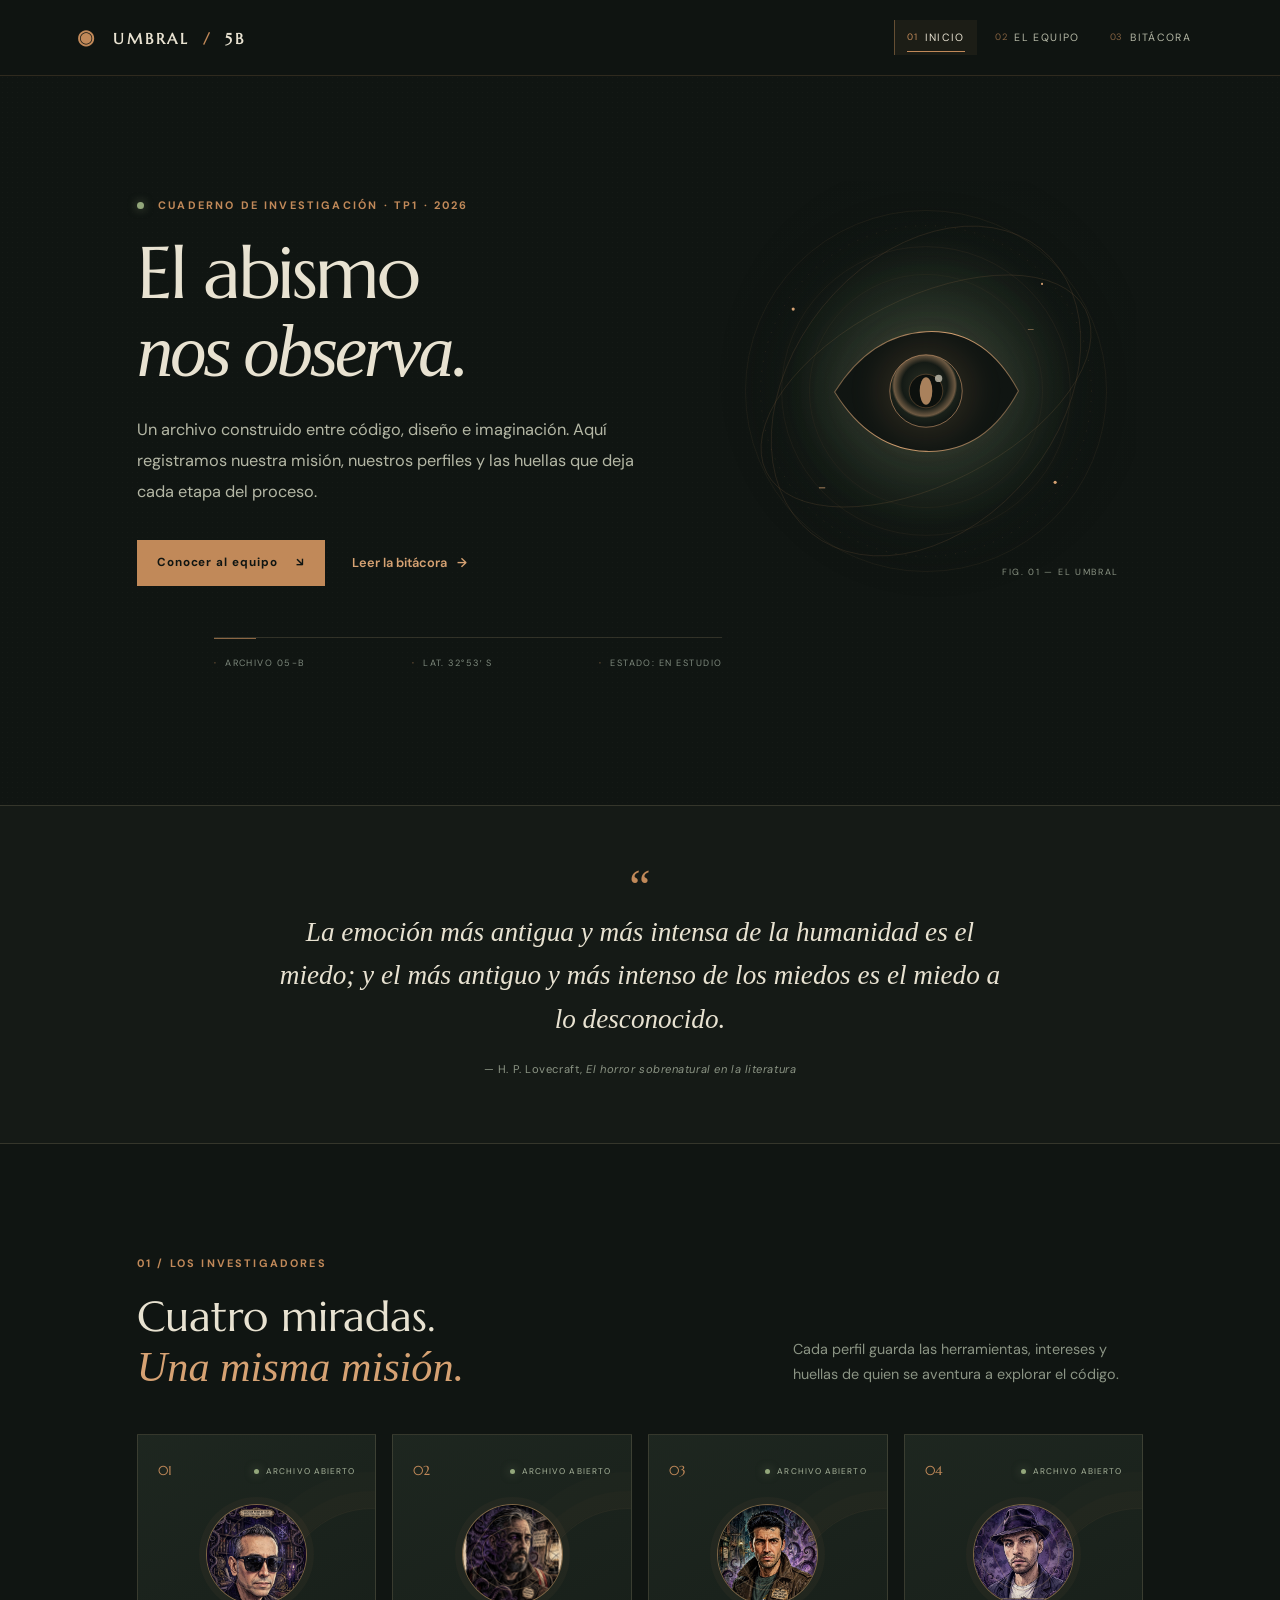
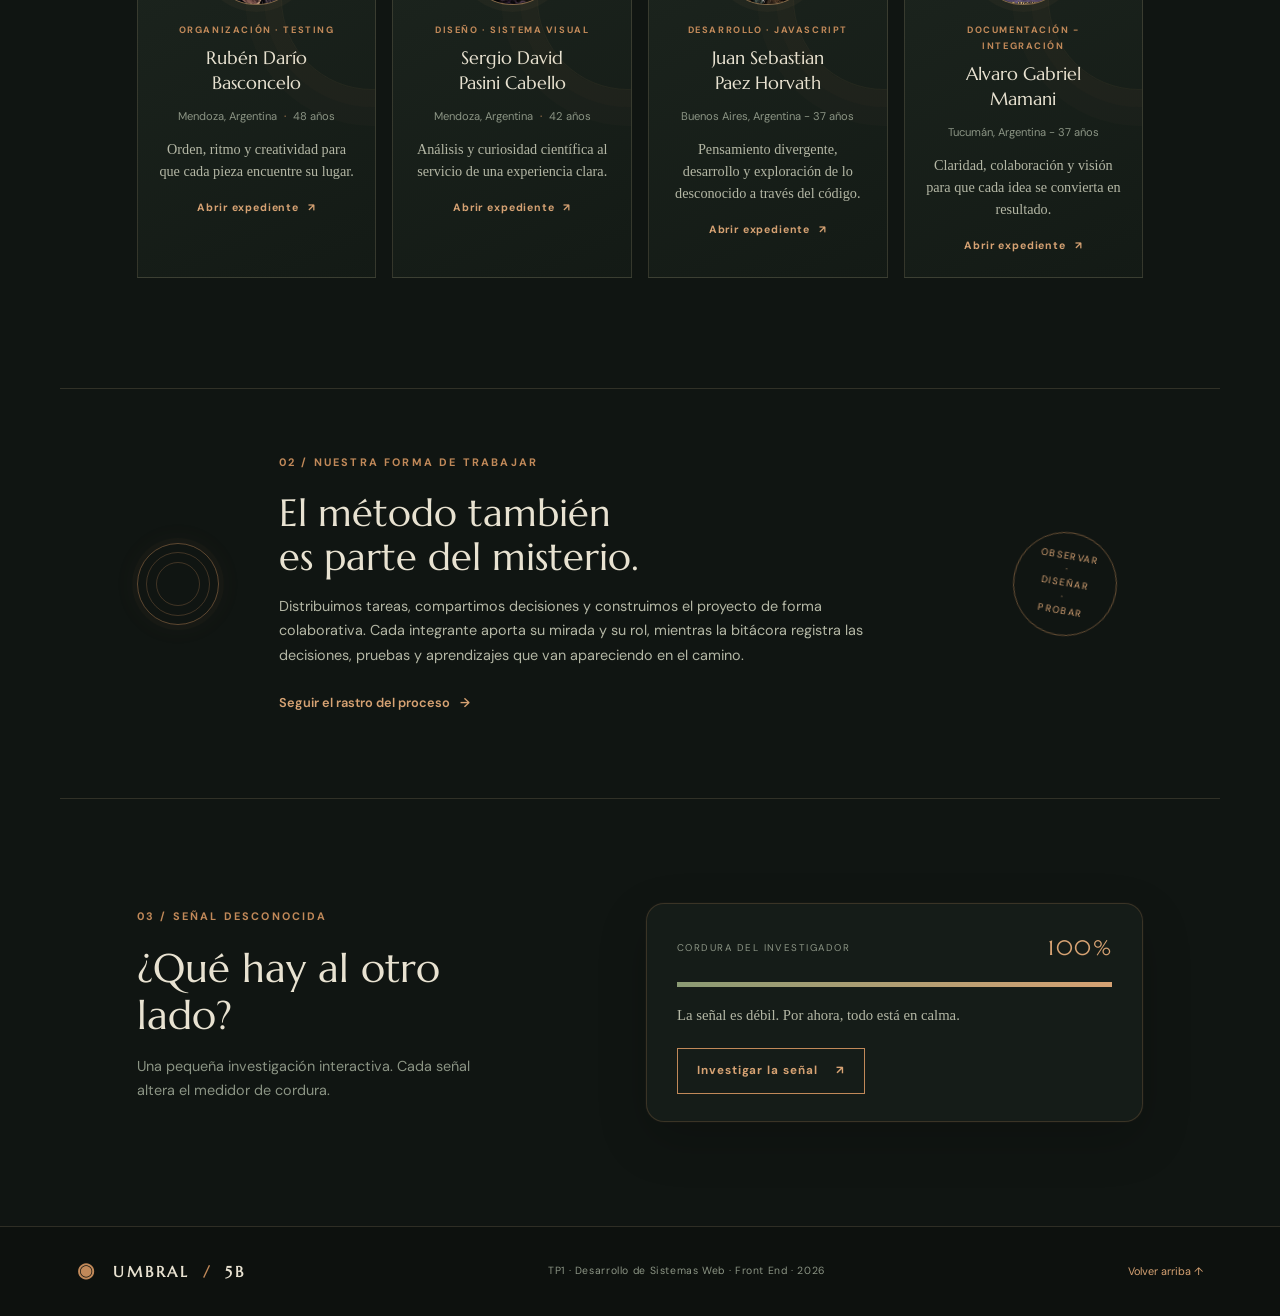
<file: index.html>
<!doctype html>

<html lang="es">
  <head>
    <meta charset="utf-8" />
    <meta name="viewport" content="width=device-width, initial-scale=1" />
    <meta name="theme-color" content="#101512" />
    <meta
      name="description"
      content="Archivo de campo del equipo: un proyecto de Front End inspirado en los relatos de H. P. Lovecraft."
    />
    <title>Archivo de campo — Umbral 5B</title>
    <link rel="preconnect" href="https://fonts.googleapis.com" />
    <link rel="preconnect" href="https://fonts.gstatic.com" crossorigin />
    <link
      href="https://fonts.googleapis.com/css2?family=DM+Sans:wght@400;500;600;700&family=IM+Fell+English:ital@0;1&family=Marcellus&display=swap"
      rel="stylesheet"
    />
    <link rel="stylesheet" href="css/style.css" />
  </head>
  <body>
    <a class="skip-link" href="#contenido">Saltar al contenido</a>

    <nav class="navbar" aria-label="Navegación principal">
      <a class="brand" href="index.html"
        ><span class="brand-mark" aria-hidden="true">◉</span> UMBRAL
        <span class="brand-divider">/</span> 5B</a
      >
      <button
        class="menu-toggle"
        type="button"
        aria-expanded="false"
        aria-controls="nav-links"
        aria-label="Abrir menú"
      >
        ☰
      </button>
      <ul class="nav-links" id="nav-links">
        <li>
          <a class="active" href="index.html" aria-current="page">Inicio</a>
        </li>
        <li><a href="#equipo">El equipo</a></li>
        <li><a href="bitacora.html">Bitácora</a></li>
      </ul>
    </nav>

    <main id="contenido">
      <header class="hero hero-home">
        <div class="hero-copy">
          <p class="eyebrow">
            <span class="status-dot"></span> CUADERNO DE INVESTIGACIÓN · TP1 ·
            2026
          </p>
          <h1>El abismo<br /><em>nos observa.</em></h1>
          <p class="hero-lead">
            Un archivo construido entre código, diseño e imaginación. Aquí
            registramos nuestra misión, nuestros perfiles y las huellas que deja
            cada etapa del proceso.
          </p>

          <div class="hero-actions">
            <a class="button button-primary" href="#equipo"
              >Conocer al equipo <span aria-hidden="true">↘</span></a
            >
            <a class="text-link" href="bitacora.html"
              >Leer la bitácora <span aria-hidden="true">→</span></a
            >
          </div>
        </div>

        <div class="hero-art">
          <img
            class="hero-illustration"
            src="img/umbral.svg"
            alt="Ilustración de un ojo antiguo rodeado de anillos y corrientes abisales"
          />
          <span class="art-caption">FIG. 01 — EL UMBRAL</span>
        </div>

        <div class="hero-index">
          <span>ARCHIVO 05-B</span>
          <span>LAT. 32°53′ S</span>
          <span>ESTADO: EN ESTUDIO</span>
        </div>
      </header>

      <section class="quote-band" aria-label="Cita literaria">
        <span class="quote-mark">“</span>
        <blockquote>
          La emoción más antigua y más intensa de la humanidad es el miedo; y el
          más antiguo y más intenso de los miedos es el miedo a lo desconocido.
        </blockquote>
        <cite
          >— H. P. Lovecraft,
          <em>El horror sobrenatural en la literatura</em></cite
        >
      </section>

      <section class="section team-section" id="equipo">
        <div class="section-heading">
          <div>
            <p class="eyebrow">01 / LOS INVESTIGADORES</p>
            <h2>Cuatro miradas.<br /><em>Una misma misión.</em></h2>
          </div>
          <p class="section-intro">
            Cada perfil guarda las herramientas, intereses y huellas de quien se
            aventura a explorar el código.
          </p>
        </div>

        <div class="team-grid">
          <!-- RUBÉN -->
          <article class="member-card member-one">
            <div class="card-top">
              <span class="card-number">01</span>
              <span class="card-status"><i></i> ARCHIVO ABIERTO</span>
            </div>

            <div class="avatar avatar-one" aria-hidden="true">
              <img
                src="img/avatares/Avatar01.jpg"
                alt="Rubén Darío Basconcelo"
              />
            </div>

            <p class="card-kicker">ORGANIZACIÓN · TESTING</p>

            <h3>Rubén Darío<br />Basconcelo</h3>

            <p class="card-meta">Mendoza, Argentina <span>·</span> 48 años</p>

            <p class="card-description">
              Orden, ritmo y creatividad para que cada pieza encuentre su lugar.
            </p>

            <a class="card-link" href="integrante1.html"
              >Abrir expediente <span>↗</span></a
            >
          </article>

          <!-- SERGIO -->
          <article class="member-card member-two">
            <div class="card-top">
              <span class="card-number">02</span>
              <span class="card-status"><i></i> ARCHIVO ABIERTO</span>
            </div>

            <div class="avatar avatar-two" aria-hidden="true">
              <img
                src="img/avatares/Avatar02.jpg"
                alt="Sergio David Pasini Cabello"
              />
            </div>

            <p class="card-kicker">DISEÑO · SISTEMA VISUAL</p>

            <h3>Sergio David<br />Pasini Cabello</h3>

            <p class="card-meta">Mendoza, Argentina <span>·</span> 42 años</p>

            <p class="card-description">
              Análisis y curiosidad científica al servicio de una experiencia
              clara.
            </p>

            <a class="card-link" href="integrante2.html"
              >Abrir expediente <span>↗</span></a
            >
          </article>

          <!-- INTEGRANTE 03 -->
          <article class="member-card">
            <div class="card-top">
              <span class="card-number">03</span>
              <span class="card-status"> <i></i> ARCHIVO ABIERTO </span>
            </div>

            <div class="avatar avatar-three" aria-hidden="true">
              <img
                src="img/avatares/Avatar03.png"
                alt="Juan Sebastian Paez Horvath"
              />
            </div>

            <p class="card-kicker">DESARROLLO · JAVASCRIPT</p>

            <h3>
              Juan Sebastian<br />
              Paez Horvath
            </h3>

            <p class="card-meta">Buenos Aires, Argentina - 37 años</p>

            <p class="card-description">
              Pensamiento divergente, desarrollo y exploración de lo desconocido
              a través del código.
            </p>

            <a class="card-link" href="integrante3.html"
              >Abrir expediente <span>↗</span></a
            >
          </article>

          <!-- INTEGRANTE 04 -->
          <article class="member-card">
            <div class="card-top">
              <span class="card-number">04</span>
              <span class="card-status"><i></i> ARCHIVO ABIERTO</span>
            </div>

            <div class="avatar avatar-one" aria-hidden="true">
              <img
                src="img/avatares/Avatar04.jpeg"
                alt="Avatar de Alvaro Mamani"
              />
            </div>

            <p class="card-kicker">DOCUMENTACIÓN - INTEGRACIÓN</p>

            <h3>Alvaro Gabriel<br />Mamani</h3>

            <p class="card-meta">Tucumán, Argentina - 37 años</p>

            <p class="card-description">
              Claridad, colaboración y visión para que cada idea se convierta en
              resultado.
            </p>

            <a class="card-link" href="integrante4.html"
              >Abrir expediente <span>↗</span></a
            >
          </article>
        </div>
        <!-- <p class="pending-note">
          <span aria-hidden="true">✳</span> Los expedientes 03 y 04 quedan en
          pausa, según la planificación actual del equipo.
        </p> -->
      </section>

      <section class="mission-section">
        <div class="mission-symbol" aria-hidden="true">⌖</div>

        <div>
          <p class="eyebrow">02 / NUESTRA FORMA DE TRABAJAR</p>
          <h2>El método también<br />es parte del misterio.</h2>
          <p>
            Distribuimos tareas, compartimos decisiones y construimos el
            proyecto de forma colaborativa. Cada integrante aporta su mirada y
            su rol, mientras la bitácora registra las decisiones, pruebas y
            aprendizajes que van apareciendo en el camino.
          </p>
          <a class="text-link" href="bitacora.html"
            >Seguir el rastro del proceso <span>→</span></a
          >
        </div>

        <div class="mission-stamp">
          OBSERVAR<br />
          ·<br />
          DISEÑAR<br />
          ·<br />
          PROBAR
        </div>
      </section>

      <section class="interactive-section" aria-labelledby="signal-title">
        <div>
          <p class="eyebrow">03 / SEÑAL DESCONOCIDA</p>
          <h2 id="signal-title">¿Qué hay al otro lado?</h2>
          <p>
            Una pequeña investigación interactiva. Cada señal altera el medidor
            de cordura.
          </p>
        </div>

        <div class="signal-panel">
          <div class="signal-readout">
            <span>CORDURA DEL INVESTIGADOR</span>
            <strong id="sanity-value">100%</strong>
          </div>

          <div
            class="sanity-track"
            role="progressbar"
            aria-label="Nivel de cordura"
            aria-valuemin="0"
            aria-valuemax="100"
            aria-valuenow="100"
          >
            <span id="sanity-bar"></span>
          </div>

          <p id="sanity-text" aria-live="polite">
            La señal es débil. Por ahora, todo está en calma.
          </p>

          <button
            class="button button-outline"
            id="btn-investigate"
            type="button"
          >
            Investigar la señal <span>↗</span>
          </button>
        </div>
      </section>
    </main>

    <footer class="site-footer">
      <a class="brand" href="index.html"
        ><span class="brand-mark">◉</span> UMBRAL
        <span class="brand-divider">/</span> 5B</a
      >
      <p>TP1 · Desarrollo de Sistemas Web · Front End · 2026</p>
      <a class="back-top" href="#contenido">Volver arriba ↑</a>
    </footer>

    <script src="js/index.js" defer></script>
  </body>
</html>
</file>
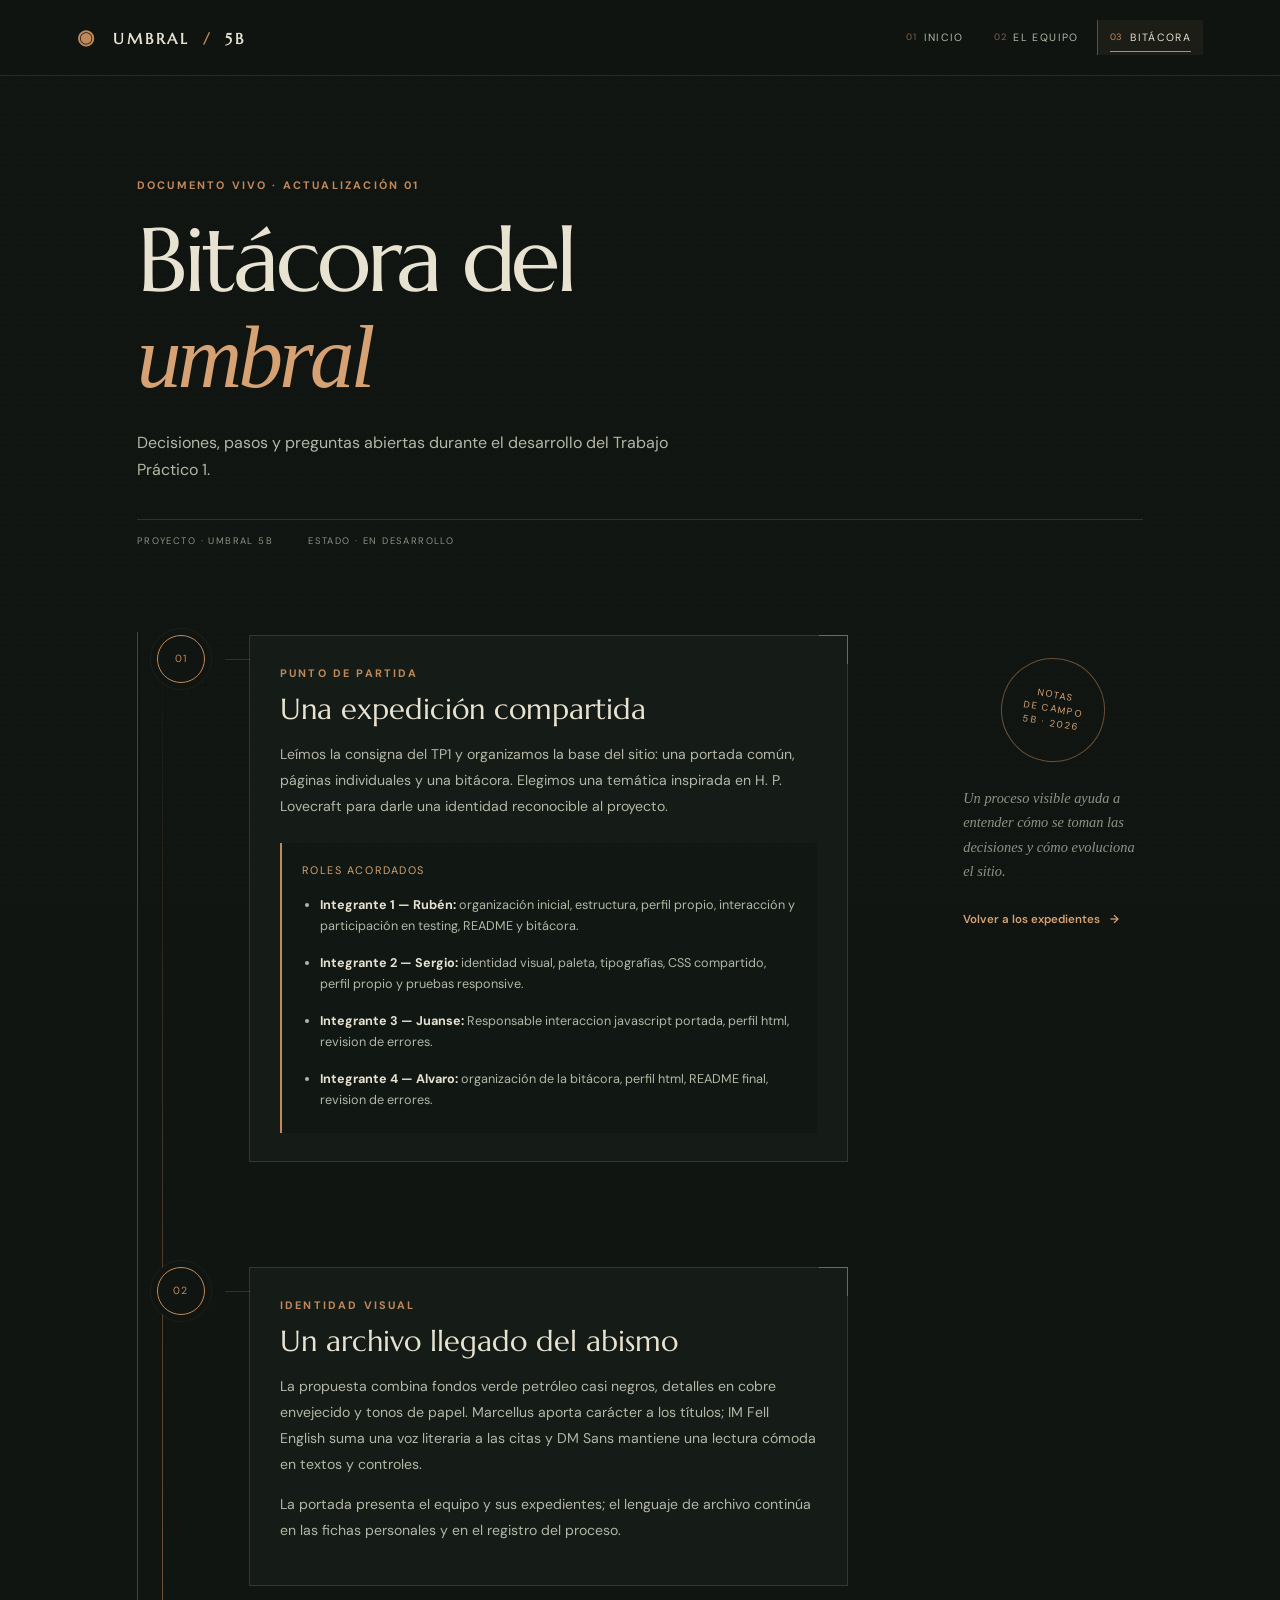
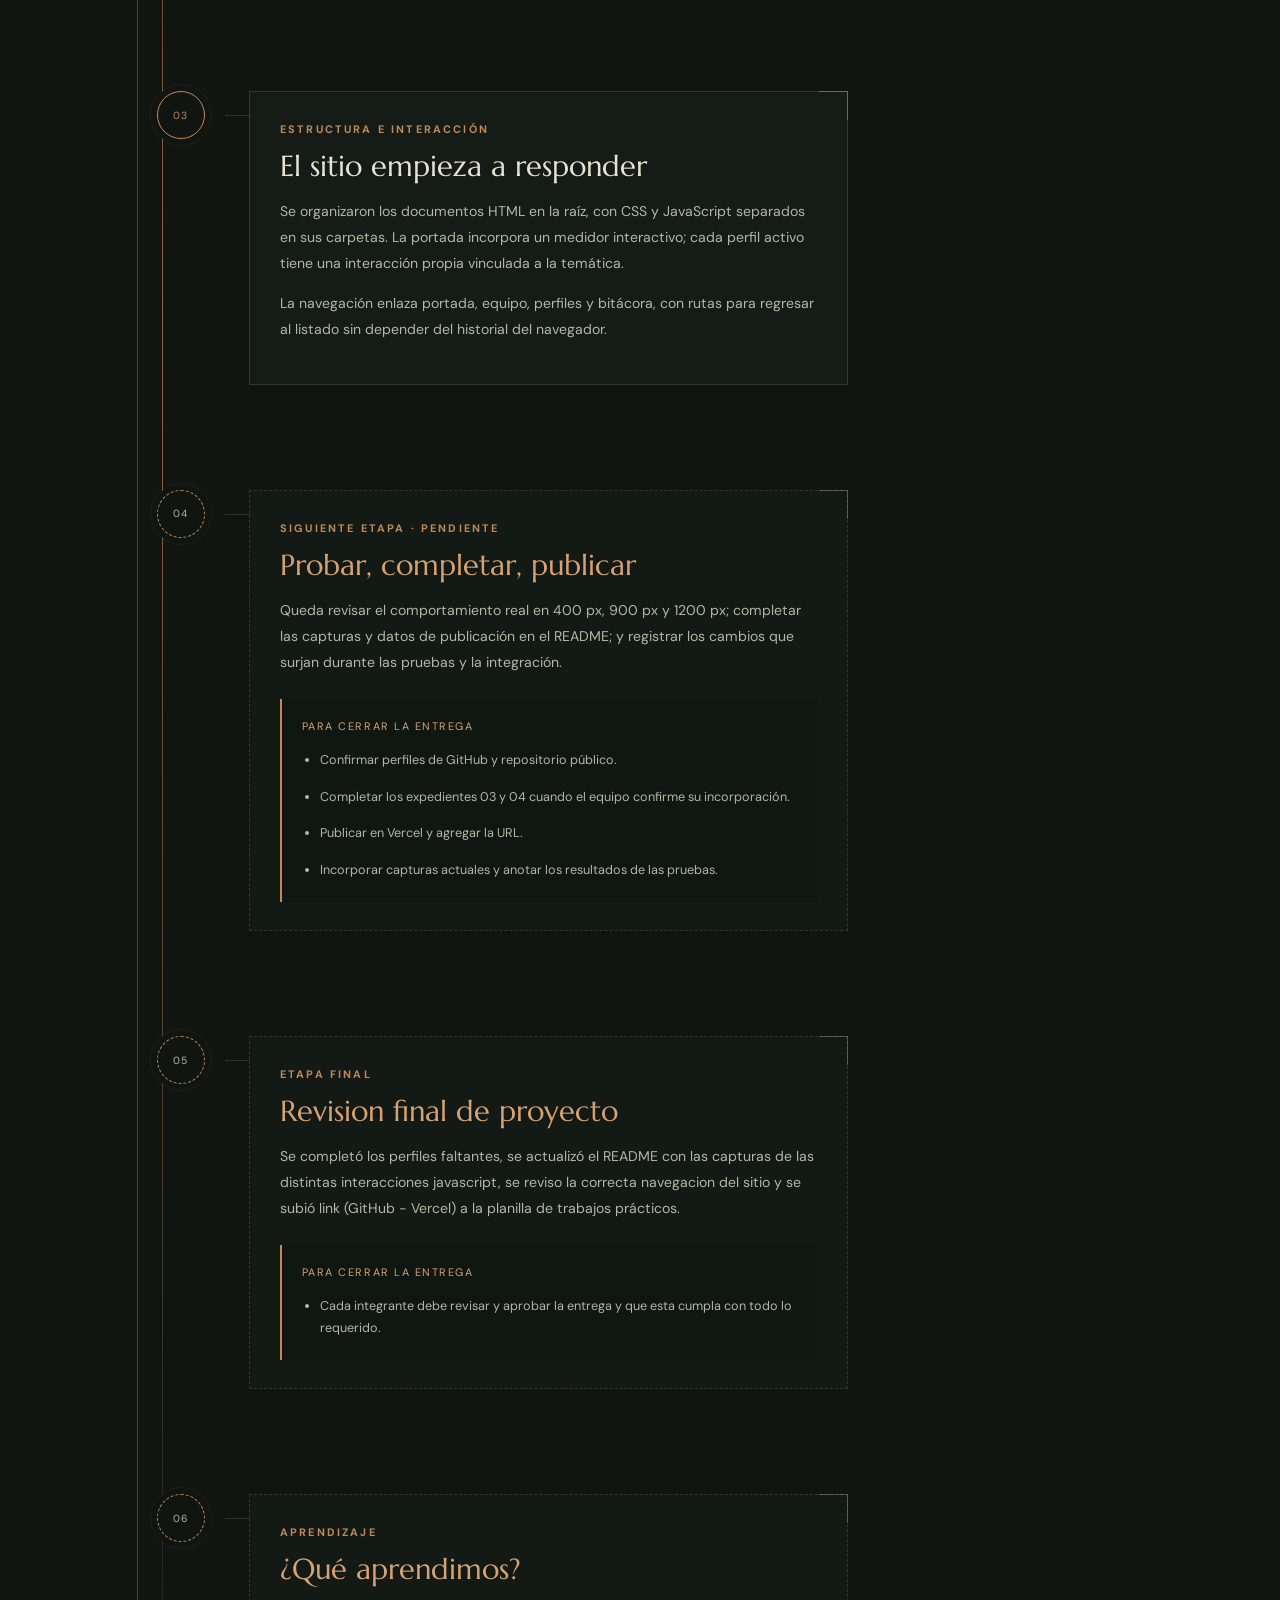
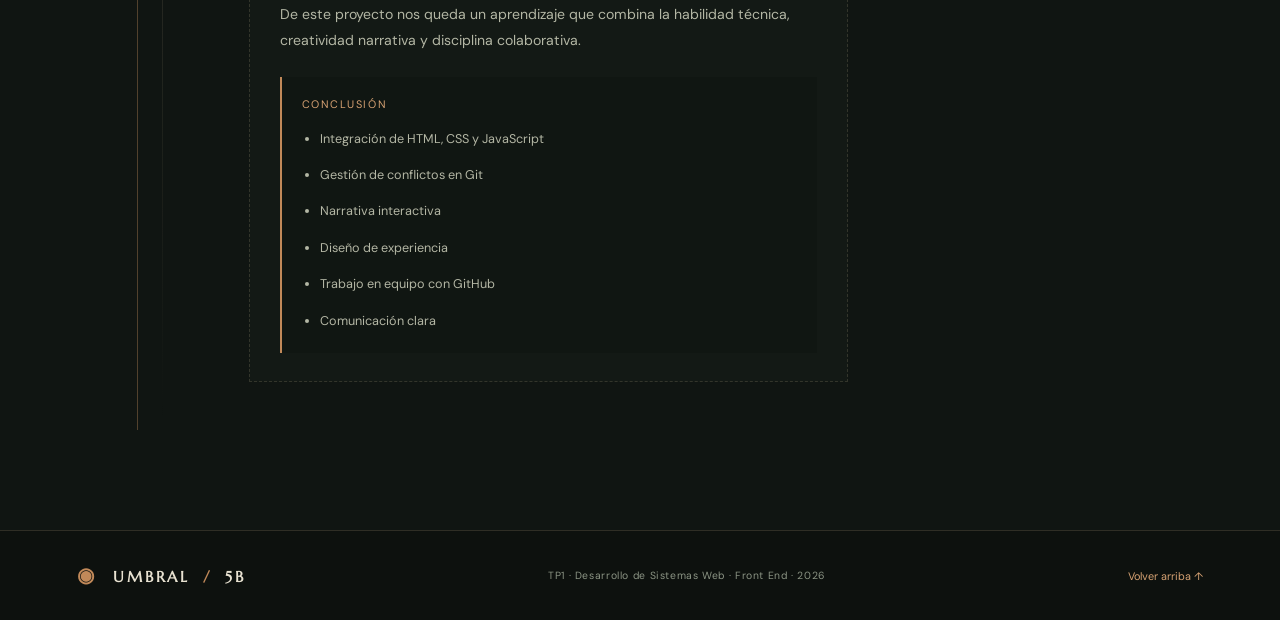
<file: bitacora.html>
<!doctype html>
<html lang="es">
  <head>
    <meta charset="utf-8" />
    <meta name="viewport" content="width=device-width, initial-scale=1" />
    <meta name="theme-color" content="#101512" />
    <meta
      name="description"
      content="Bitácora de decisiones y avances del proyecto Umbral 5B."
    />
    <title>Bitácora — Umbral 5B</title>
    <link rel="preconnect" href="https://fonts.googleapis.com" />
    <link rel="preconnect" href="https://fonts.gstatic.com" crossorigin />
    <link
      href="https://fonts.googleapis.com/css2?family=DM+Sans:wght@400;500;600;700&family=IM+Fell+English:ital@0;1&family=Marcellus&display=swap"
      rel="stylesheet"
    />
    <link rel="stylesheet" href="css/style.css" />
  </head>
  <body>
    <a class="skip-link" href="#contenido">Saltar al contenido</a>
    <nav class="navbar" aria-label="Navegación principal">
      <a class="brand" href="index.html"
        ><span class="brand-mark" aria-hidden="true">◉</span> UMBRAL
        <span class="brand-divider">/</span> 5B</a
      ><button
        class="menu-toggle"
        type="button"
        aria-expanded="false"
        aria-controls="nav-links"
        aria-label="Abrir menú"
      >
        ☰
      </button>
      <ul class="nav-links" id="nav-links">
        <li><a href="index.html">Inicio</a></li>
        <li><a href="index.html#equipo">El equipo</a></li>
        <li>
          <a class="active" href="bitacora.html" aria-current="page"
            >Bitácora</a
          >
        </li>
      </ul>
    </nav>
    <main id="contenido">
      <header class="journal-hero">
        <p class="eyebrow">DOCUMENTO VIVO · ACTUALIZACIÓN 01</p>
        <h1>Bitácora del<br /><em>umbral</em></h1>
        <p>
          Decisiones, pasos y preguntas abiertas durante el desarrollo del
          Trabajo Práctico 1.
        </p>
        <div class="journal-meta">
          <span>PROYECTO · UMBRAL 5B</span><span>ESTADO · EN DESARROLLO</span>
        </div>
      </header>
      <section class="journal-content">
        <div class="journal-timeline">
          <article class="journal-entry">
            <div class="entry-marker">01</div>
            <div class="entry-body">
              <p class="eyebrow">PUNTO DE PARTIDA</p>
              <h2>Una expedición compartida</h2>
              <p>
                Leímos la consigna del TP1 y organizamos la base del sitio: una
                portada común, páginas individuales y una bitácora. Elegimos una
                temática inspirada en H. P. Lovecraft para darle una identidad
                reconocible al proyecto.
              </p>
              <div class="entry-note">
                <strong>Roles acordados</strong>
                <ul>
                  <li>
                    <b>Integrante 1 — Rubén:</b> organización inicial,
                    estructura, perfil propio, interacción y participación en
                    testing, README y bitácora.
                  </li>
                  <li>
                    <b>Integrante 2 — Sergio:</b> identidad visual, paleta,
                    tipografías, CSS compartido, perfil propio y pruebas
                    responsive.
                  </li>
                  <li>
                    <b>Integrante 3 — Juanse:</b> Responsable interaccion
                    javascript portada, perfil html, revision de errores.
                  </li>
                  <li>
                    <b>Integrante 4 — Alvaro:</b> organización de la bitácora,
                    perfil html, README final, revision de errores.
                  </li>
                </ul>
              </div>
            </div>
          </article>
          <article class="journal-entry">
            <div class="entry-marker">02</div>
            <div class="entry-body">
              <p class="eyebrow">IDENTIDAD VISUAL</p>
              <h2>Un archivo llegado del abismo</h2>
              <p>
                La propuesta combina fondos verde petróleo casi negros, detalles
                en cobre envejecido y tonos de papel. Marcellus aporta carácter
                a los títulos; IM Fell English suma una voz literaria a las
                citas y DM Sans mantiene una lectura cómoda en textos y
                controles.
              </p>
              <p>
                La portada presenta el equipo y sus expedientes; el lenguaje de
                archivo continúa en las fichas personales y en el registro del
                proceso.
              </p>
            </div>
          </article>
          <article class="journal-entry">
            <div class="entry-marker">03</div>
            <div class="entry-body">
              <p class="eyebrow">ESTRUCTURA E INTERACCIÓN</p>
              <h2>El sitio empieza a responder</h2>
              <p>
                Se organizaron los documentos HTML en la raíz, con CSS y
                JavaScript separados en sus carpetas. La portada incorpora un
                medidor interactivo; cada perfil activo tiene una interacción
                propia vinculada a la temática.
              </p>
              <p>
                La navegación enlaza portada, equipo, perfiles y bitácora, con
                rutas para regresar al listado sin depender del historial del
                navegador.
              </p>
            </div>
          </article>
          <article class="journal-entry journal-open">
            <div class="entry-marker">04</div>
            <div class="entry-body">
              <p class="eyebrow">SIGUIENTE ETAPA · PENDIENTE</p>
              <h2>Probar, completar, publicar</h2>
              <p>
                Queda revisar el comportamiento real en 400 px, 900 px y 1200
                px; completar las capturas y datos de publicación en el README;
                y registrar los cambios que surjan durante las pruebas y la
                integración.
              </p>
              <div class="entry-note">
                <strong>Para cerrar la entrega</strong>
                <ul>
                  <li>Confirmar perfiles de GitHub y repositorio público.</li>
                  <li>
                    Completar los expedientes 03 y 04 cuando el equipo confirme
                    su incorporación.
                  </li>
                  <li>Publicar en Vercel y agregar la URL.</li>
                  <li>
                    Incorporar capturas actuales y anotar los resultados de las
                    pruebas.
                  </li>
                </ul>
              </div>
            </div>
          </article>
          <article class="journal-entry journal-open">
            <div class="entry-marker">05</div>
            <div class="entry-body">
              <p class="eyebrow">ETAPA FINAL</p>
              <h2>Revision final de proyecto</h2>
              <p>
                Se completó los perfiles faltantes, se actualizó el README con
                las capturas de las distintas interacciones javascript, se
                reviso la correcta navegacion del sitio y se subió link (GitHub
                - Vercel) a la planilla de trabajos prácticos.
              </p>
              <div class="entry-note">
                <strong>Para cerrar la entrega</strong>
                <ul>
                  <li>
                    Cada integrante debe revisar y aprobar la entrega y que esta
                    cumpla con todo lo requerido.
                  </li>
                </ul>
              </div>
            </div>
          </article>
          <article class="journal-entry journal-open">
            <div class="entry-marker">06</div>
            <div class="entry-body">
              <p class="eyebrow">APRENDIZAJE</p>
              <h2>¿Qué aprendimos?</h2>
              <p>
                De este proyecto nos queda un aprendizaje que combina la
                habilidad técnica, creatividad narrativa y disciplina
                colaborativa.
              </p>
              <div class="entry-note">
                <strong>Conclusión</strong>
                <ul>
                  <li>Integración de HTML, CSS y JavaScript</li>
                  <li>Gestión de conflictos en Git</li>
                  <li>Narrativa interactiva</li>
                  <li>Diseño de experiencia</li>
                  <li>Trabajo en equipo con GitHub</li>
                  <li>Comunicación clara</li>
                </ul>
              </div>
            </div>
          </article>
        </div>
        <aside class="journal-aside">
          <div class="aside-stamp">
            NOTAS<br />DE CAMPO<br /><span>5B · 2026</span>
          </div>
          <p>
            Un proceso visible ayuda a entender cómo se toman las decisiones y
            cómo evoluciona el sitio.
          </p>
          <a class="text-link" href="index.html#equipo"
            >Volver a los expedientes <span>→</span></a
          >
        </aside>
      </section>
    </main>
    <footer class="site-footer">
      <a class="brand" href="index.html"
        ><span class="brand-mark">◉</span> UMBRAL
        <span class="brand-divider">/</span> 5B</a
      >
      <p>TP1 · Desarrollo de Sistemas Web · Front End · 2026</p>
      <a class="back-top" href="#contenido">Volver arriba ↑</a>
    </footer>
    <script src="js/index.js" defer></script>
  </body>
</html>
</file>
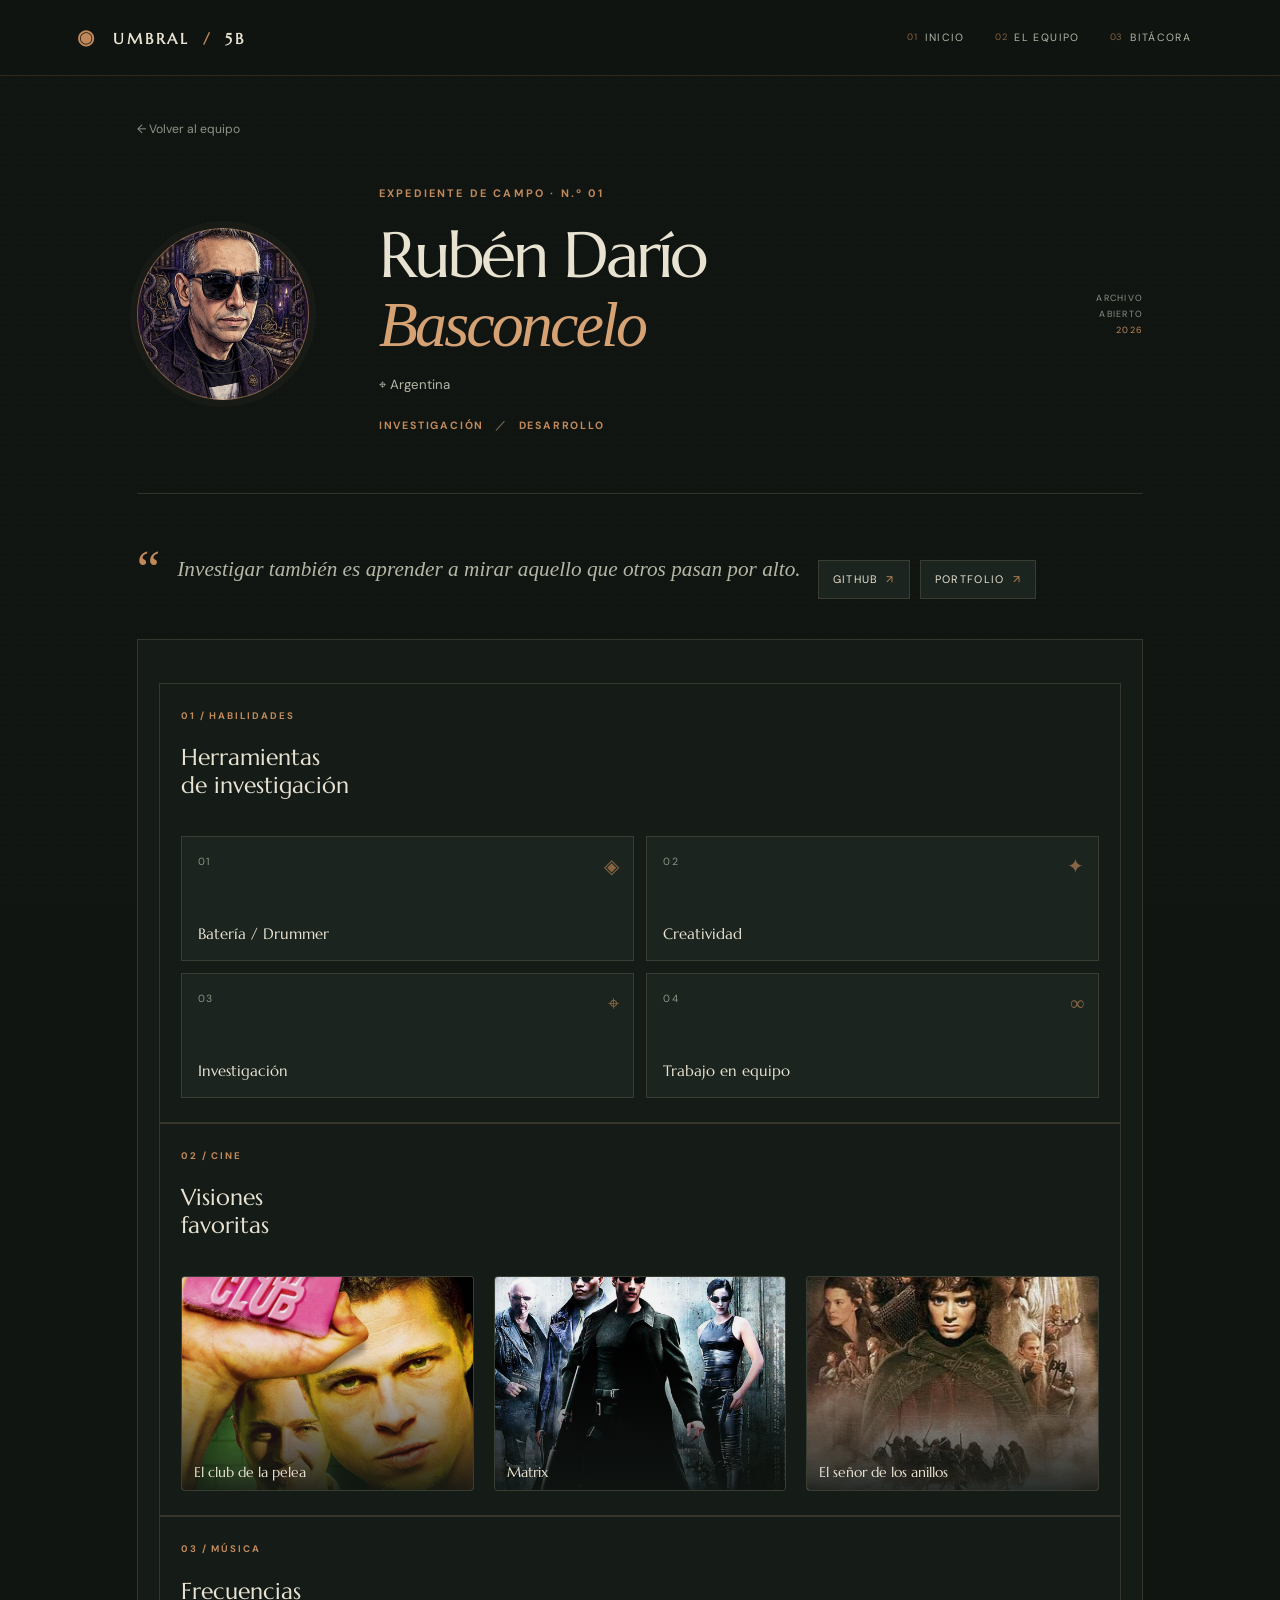
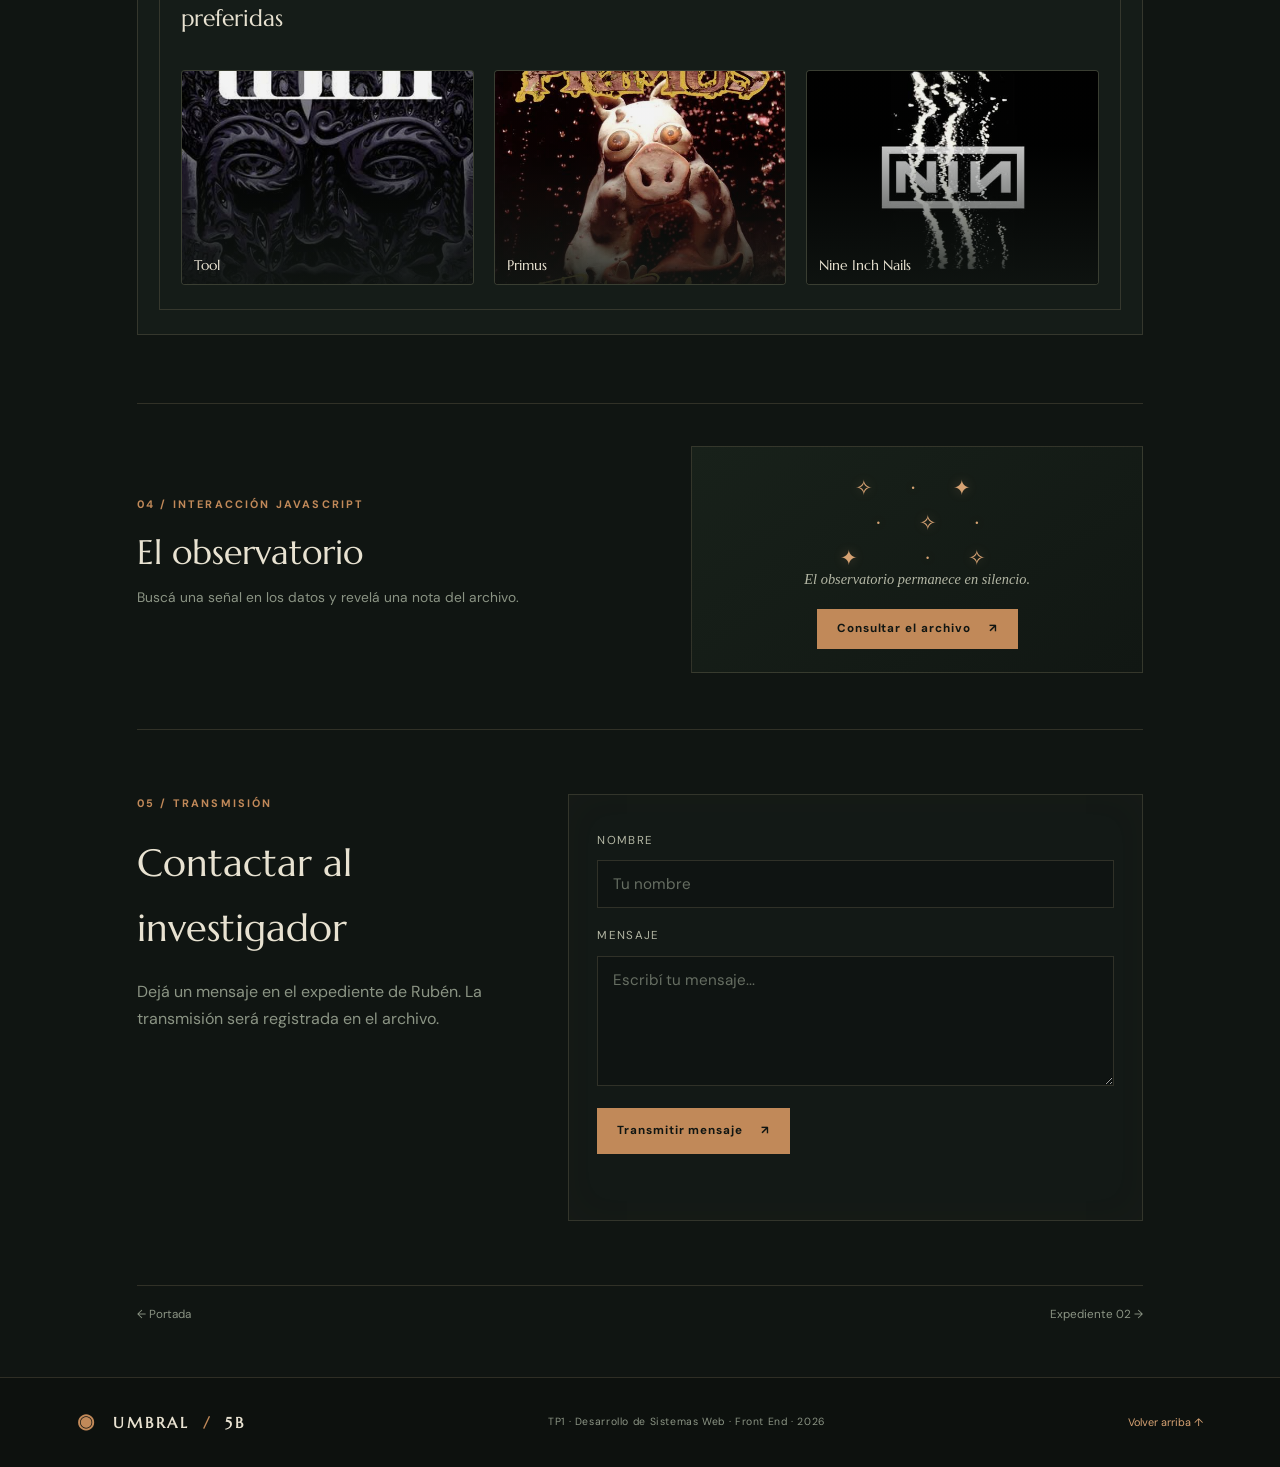
<file: integrante1.html>
<!doctype html>
<html lang="es">

<head>
  <meta charset="utf-8">
  <meta name="viewport" content="width=device-width, initial-scale=1">
  <meta name="theme-color" content="#101512">

  <meta
    name="description"
    content="Expediente de Rubén Darío Basconcelo, integrante del equipo Umbral 5B."
  >

  <title>Expediente 01 — Rubén Darío Basconcelo</title>

  <link rel="preconnect" href="https://fonts.googleapis.com">
  <link rel="preconnect" href="https://fonts.gstatic.com" crossorigin>

  <link
    href="https://fonts.googleapis.com/css2?family=DM+Sans:wght@400;500;600;700&family=IM+Fell+English:ital@0;1&family=Marcellus&display=swap"
    rel="stylesheet"
  >

  <link rel="stylesheet" href="css/style.css">
</head>

<body>

  <a class="skip-link" href="#contenido">
    Saltar al contenido
  </a>

  <!-- NAVEGACIÓN -->
  <nav class="navbar" aria-label="Navegación principal">

    <a class="brand" href="index.html">
      <span class="brand-mark" aria-hidden="true">◉</span>
      UMBRAL
      <span class="brand-divider">/</span>
      5B
    </a>

    <button
      class="menu-toggle"
      type="button"
      aria-expanded="false"
      aria-controls="nav-links"
      aria-label="Abrir menú"
    >
      ☰
    </button>

    <ul class="nav-links" id="nav-links">

      <li>
        <a href="index.html">Inicio</a>
      </li>

      <li>
        <a href="index.html#equipo">El equipo</a>
      </li>

      <li>
        <a href="bitacora.html">Bitácora</a>
      </li>

    </ul>

  </nav>


  <!-- CONTENIDO PRINCIPAL -->
  <main class="profile-page" id="contenido">

    <a class="back-link" href="index.html#equipo">
      ← Volver al equipo
    </a>


    <!-- CABECERA DEL EXPEDIENTE -->
    <header class="profile-hero">

      <div
        class="profile-portrait avatar-one"
        aria-label="Retrato de Rubén Darío Basconcelo"
        style="
          background-image: url('img/avatares/Avatar01.jpg');
          background-size: cover;
          background-position: center;
        "
      >
      </div>


      <div>

        <p class="eyebrow">
          EXPEDIENTE DE CAMPO · N.º 01
        </p>

        <h1>
          Rubén Darío<br>
          <em>Basconcelo</em>
        </h1>

        <p class="profile-location">
          ⌖ Argentina
        </p>

        <p class="profile-role">
          INVESTIGACIÓN
          <span>／</span>
          DESARROLLO
        </p>

      </div>


      <div class="profile-index">
        ARCHIVO<br>
        ABIERTO<br>
        <span>2026</span>
      </div>

    </header>


    <!-- INTRODUCCIÓN -->
    <section class="profile-intro">

      <span class="quote-mark">“</span>

      <p>
        Investigar también es aprender a mirar aquello que otros pasan por alto.
      </p>
    
      <div class="profile-links">
        <a href="https://github.com/VaskoVegan" target="_blank" rel="noopener noreferrer">
          GitHub <span>↗</span>
        </a>

        <a href="https://pfo1-frontend-basconcelo.vercel.app/" target="_blank" rel="noopener noreferrer">
          Portfolio <span>↗</span>
        </a>
      </div>
    
    </section>


    <!-- DATOS -->
    <section
      class="profile-data"
      aria-label="Intereses y habilidades"
    >

      <!-- HABILIDADES -->
      <article class="data-panel">

        <p class="eyebrow">
<!-- HABILIDADES -->
<article class="data-panel">

  <p class="eyebrow">
    01 / HABILIDADES
  </p>

  <h2>
    Herramientas<br>
    de investigación
  </h2>

  <div class="skill-cards">

    <div class="skill-card">
      <span class="skill-number">01</span>
      <span class="skill-symbol">◈</span>
      <strong>Batería / Drummer</strong>
    </div>

    <div class="skill-card">
      <span class="skill-number">02</span>
      <span class="skill-symbol">✦</span>
      <strong>Creatividad</strong>
    </div>

    <div class="skill-card">
      <span class="skill-number">03</span>
      <span class="skill-symbol">⌖</span>
      <strong>Investigación</strong>
    </div>

    <div class="skill-card">
      <span class="skill-number">04</span>
      <span class="skill-symbol">∞</span>
      <strong>Trabajo en equipo</strong>
    </div>

  </div>

</article>

<!-- CINE -->
<article class="data-panel">

  <p class="eyebrow">
    02 / CINE
  </p>

  <h2>
    Visiones<br>
    favoritas
  </h2>

  <div class="media-cards">

    <div class="media-card">
      <div class="media-card-inner">

        <div class="media-card-front">
          <img
            src="img/cine/ruben-club-pelea.jpg"
            alt="El club de la pelea"
          >
          <span>El club de la pelea</span>
        </div>

        <div class="media-card-back">
        <span>01 / ARCHIVO</span>
        <p>El club de la pelea</p>
        <small>
            Una mirada sobre la identidad, la violencia
            y la construcción del individuo.
        </small>
        </div>
      </div>
    </div>


    <div class="media-card">
      <div class="media-card-inner">

        <div class="media-card-front">
          <img
            src="img/cine/ruben-matrix.jpg"
            alt="Matrix"
          >
          <span>Matrix</span>
        </div>

        <div class="media-card-back">
        <span>02 / ARCHIVO</span>
        <p>Matrix</p>
        <small>
            Realidad, percepción y la pregunta
            por aquello que creemos conocer.
        </small>
        </div>
        </div>
        </div>


    <div class="media-card">
      <div class="media-card-inner">

        <div class="media-card-front">
          <img
            src="img/cine/ruben-senor-anillos.jpg"
            alt="El señor de los anillos"
          >
          <span>El señor de los anillos</span>
        </div>

        <div class="media-card-back">
        <span>03 / ARCHIVO</span>
        <p>El señor de los anillos</p>
        <small>
            Un viaje de amistad, poder y resistencia
            frente a una amenaza creciente.
        </small>
        </div>
      </div>
    </div>

  </div>

</article>

<!-- MÚSICA -->
<article class="data-panel">

  <p class="eyebrow">
    03 / MÚSICA
  </p>

  <h2>
    Frecuencias<br>
    preferidas
  </h2>

  <div class="media-cards">

    <div class="media-card">
      <div class="media-card-inner">

        <div class="media-card-front">
          <img
            src="img/musica/tool.jpg"
            alt="Tool"
          >
          <span>Tool</span>
        </div>

    <div class="media-card-back">
    <span>01 / ARCHIVO</span>
    <p>Tool</p>
    <small>
        Sonoridades progresivas, oscuras y experimentales entre el metal y la exploración sonora.
    </small>
    </div>

      </div>
    </div>


    <div class="media-card">
      <div class="media-card-inner">

        <div class="media-card-front">
          <img
            src="img/musica/primus.jpg"
            alt="Primus"
          >
          <span>Primus</span>
        </div>

        <div class="media-card-back">
        <span>02 / ARCHIVO</span>
        <p>Primus</p>
        <small>
            Una combinación singular de bajo virtuoso, estructuras poco convencionales y humor.
        </small>
        </div>

      </div>
    </div>


    <div class="media-card">
      <div class="media-card-inner">

        <div class="media-card-front">
          <img
            src="img/musica/nine-inch-nails.jpg"
            alt="Nine Inch Nails"
          >
          <span>Nine Inch Nails</span>
        </div>

        <div class="media-card-back">
        <span>03 / ARCHIVO</span>
        <p>Nine Inch Nails</p>
        <small>
            Electrónica industrial, intensidad y una estética marcada por la experimentación.
        </small>
        </div>

      </div>
    </div>

  </div>

</article>
    </section>


    <!-- INTERACCIÓN JAVASCRIPT -->
    <section class="profile-interaction">

      <div>

        <p class="eyebrow">
          04 / INTERACCIÓN JAVASCRIPT
        </p>

        <h2>
          El observatorio
        </h2>

        <p>
          Buscá una señal en los datos y revelá una nota del archivo.
        </p>

      </div>


      <div class="oracle-console">

        <div
          class="star-map"
          aria-hidden="true"
        >
          ✧　·　✦<br>
          　·　✧　·<br>
          ✦　　·　✧
        </div>

        <p
          id="oracle-message"
          aria-live="polite"
        >
          El observatorio permanece en silencio.
        </p>

        <button
          class="button button-primary"
          id="btn-oracle"
          type="button"
        >
          Consultar el archivo
          <span>↗</span>
        </button>

      </div>

    </section>

<section class="profile-contact">
  <div>
    <p class="eyebrow">05 / TRANSMISIÓN</p>
    <h2>Contactar al investigador</h2>
    <p>
      Dejá un mensaje en el expediente de Rubén.
      La transmisión será registrada en el archivo.
    </p>
  </div>

  <form class="contact-form" id="contact-form">
    <label for="contact-name">Nombre</label>
    <input
      type="text"
      id="contact-name"
      name="name"
      placeholder="Tu nombre"
      required
    >

    <label for="contact-message">Mensaje</label>
    <textarea
      id="contact-message"
      name="message"
      rows="5"
      placeholder="Escribí tu mensaje..."
      required
    ></textarea>

    <button class="button button-primary" type="submit">
      Transmitir mensaje
      <span>↗</span>
    </button>

    <p
      class="contact-status"
      id="contact-status"
      aria-live="polite"
    ></p>
  </form>
</section>

    <!-- PAGINACIÓN -->
    <nav
      class="profile-pagination"
      aria-label="Otros expedientes"
    >

      <a href="index.html">
        ← Portada
      </a>

      <a href="integrante2.html">
        Expediente 02 →
      </a>

    </nav>

  </main>


  <!-- FOOTER -->
  <footer class="site-footer">

    <a class="brand" href="index.html">
      <span class="brand-mark">◉</span>
      UMBRAL
      <span class="brand-divider">/</span>
      5B
    </a>

    <p>
      TP1 · Desarrollo de Sistemas Web · Front End · 2026
    </p>

    <a class="back-top" href="#contenido">
      Volver arriba ↑
    </a>

  </footer>


  <!-- JAVASCRIPT -->
  <script src="js/index.js" defer></script>
  <script src="js/integrante1.js" defer></script>

</body>

</html>
</file>
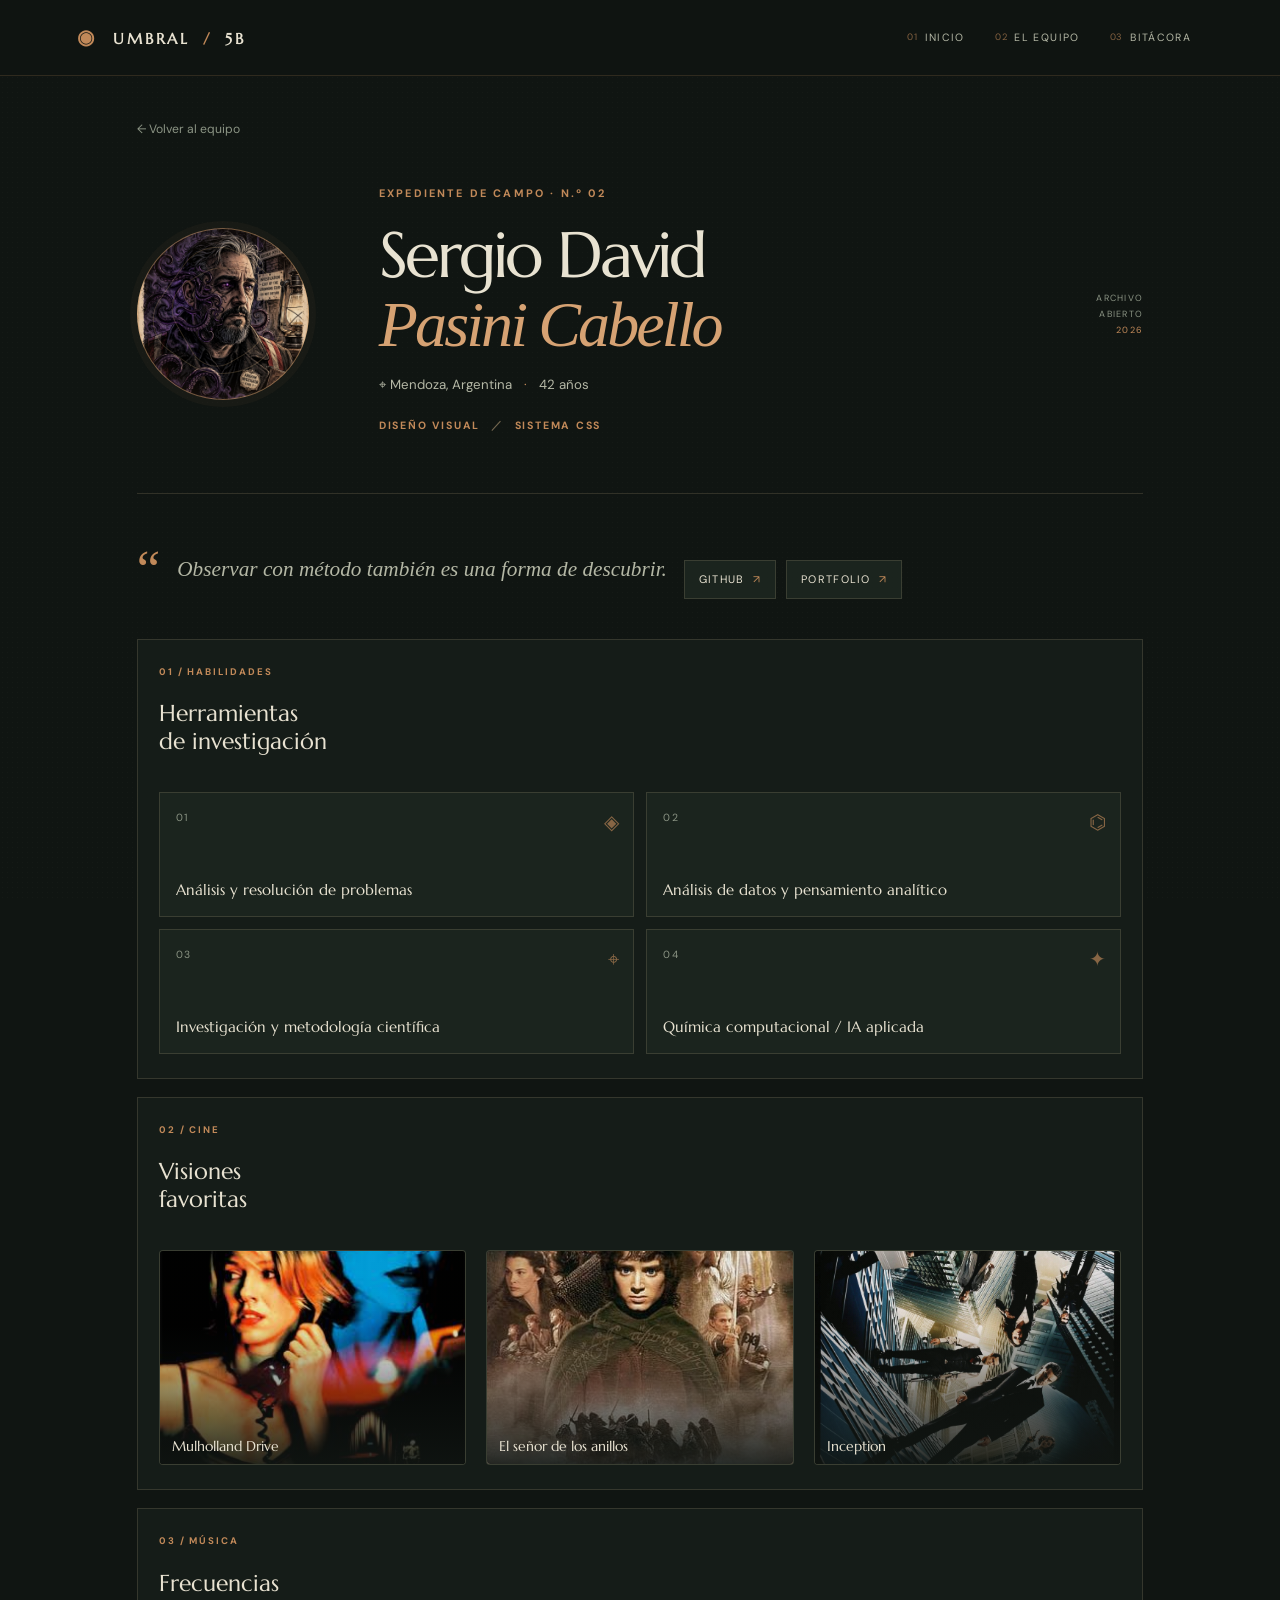
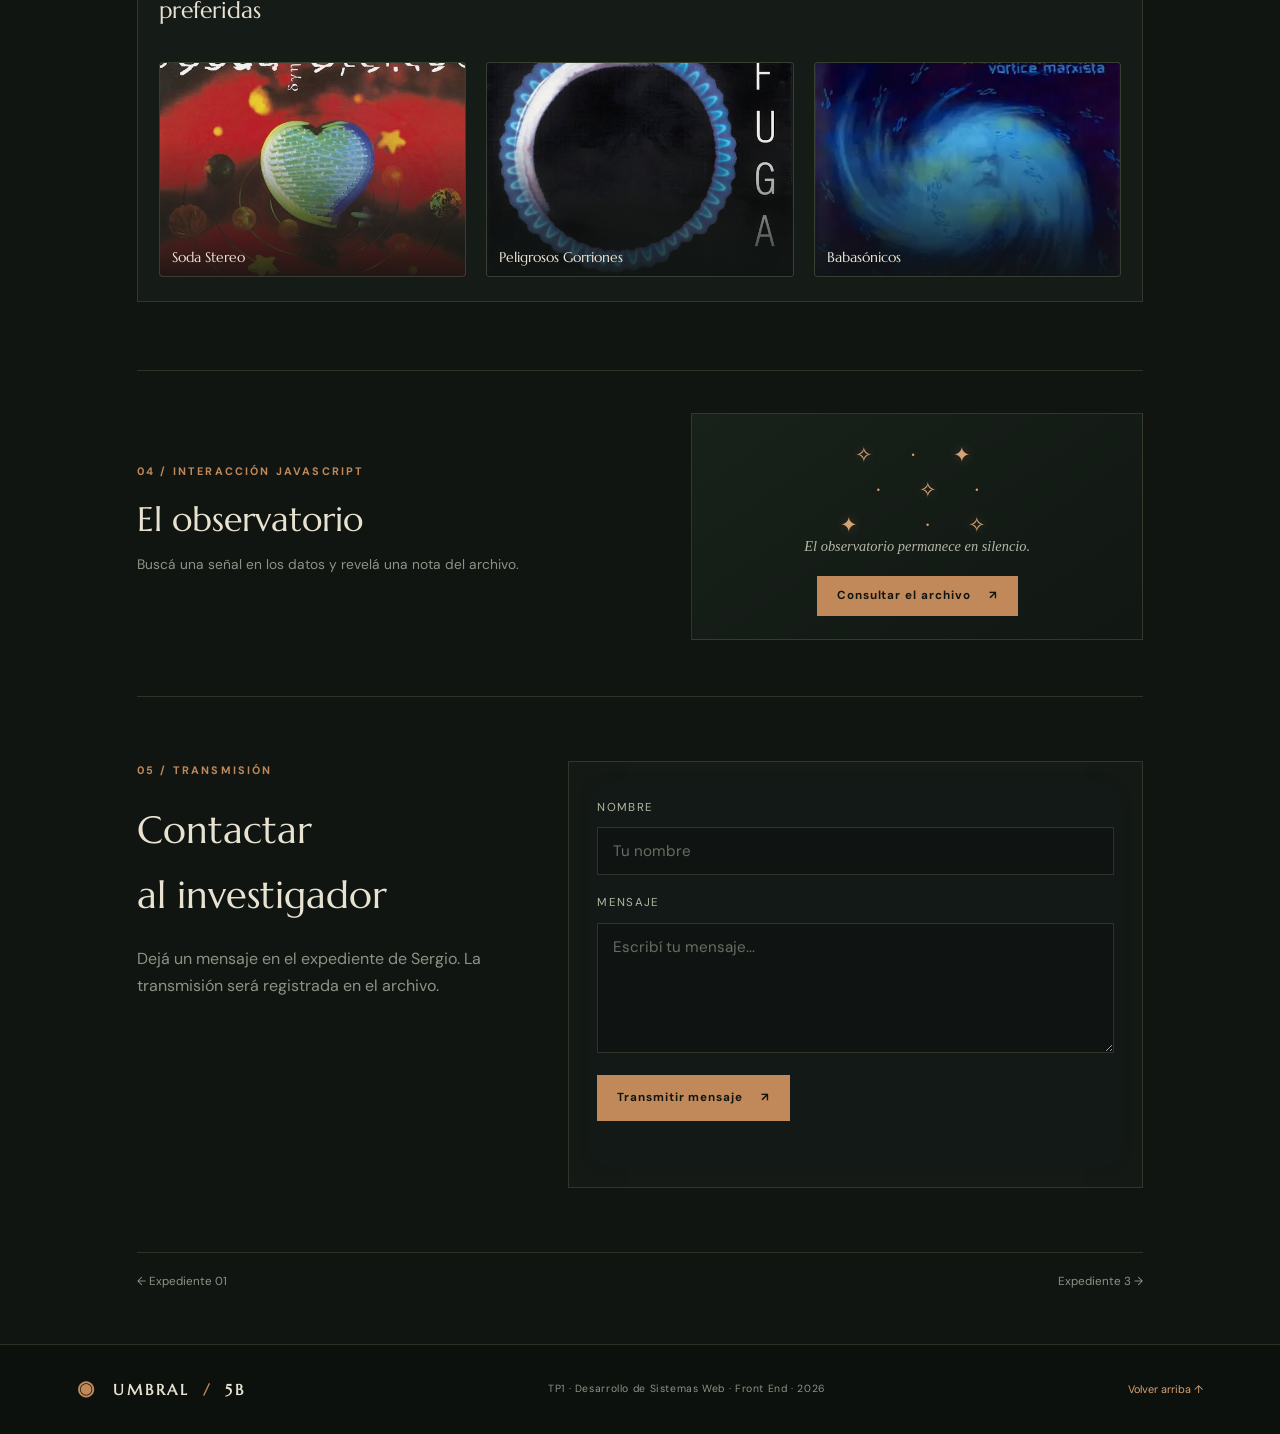
<file: integrante2.html>
<!doctype html>
<html lang="es">
  <head>
    <meta charset="utf-8" />
    <meta name="viewport" content="width=device-width, initial-scale=1" />
    <meta name="theme-color" content="#101512" />

    <meta
      name="description"
      content="Expediente de Sergio David Pasini Cabello, integrante del equipo Umbral 5B."
    />

    <title>Expediente 02 — Sergio Pasini Cabello</title>

    <link rel="preconnect" href="https://fonts.googleapis.com" />
    <link rel="preconnect" href="https://fonts.gstatic.com" crossorigin />

    <link
      href="https://fonts.googleapis.com/css2?family=DM+Sans:wght@400;500;600;700&family=IM+Fell+English:ital@0;1&family=Marcellus&display=swap"
      rel="stylesheet"
    />

    <link rel="stylesheet" href="css/style.css" />
  </head>

  <body>
    <a class="skip-link" href="#contenido"> Saltar al contenido </a>

    <!-- NAVEGACIÓN -->
    <nav class="navbar" aria-label="Navegación principal">
      <a class="brand" href="index.html">
        <span class="brand-mark" aria-hidden="true">◉</span>
        UMBRAL
        <span class="brand-divider">/</span>
        5B
      </a>

      <button
        class="menu-toggle"
        type="button"
        aria-expanded="false"
        aria-controls="nav-links"
        aria-label="Abrir menú"
      >
        ☰
      </button>

      <ul class="nav-links" id="nav-links">
        <li>
          <a href="index.html">Inicio</a>
        </li>

        <li>
          <a href="index.html#equipo">El equipo</a>
        </li>

        <li>
          <a href="bitacora.html">Bitácora</a>
        </li>
      </ul>
    </nav>

    <!-- CONTENIDO PRINCIPAL -->
    <main class="profile-page" id="contenido">
      <a class="back-link" href="index.html#equipo"> ← Volver al equipo </a>

      <!-- CABECERA DEL EXPEDIENTE -->
      <header class="profile-hero">
        <div
          class="profile-portrait avatar-two"
          aria-label="Retrato de Sergio Pasini"
          style="
            background-image: url(&quot;img/avatares/Avatar02.jpg&quot;);
            background-size: cover;
            background-position: center;
          "
        ></div>

        <div>
          <p class="eyebrow">EXPEDIENTE DE CAMPO · N.º 02</p>

          <h1>
            Sergio David<br />
            <em>Pasini Cabello</em>
          </h1>

          <p class="profile-location">
            ⌖ Mendoza, Argentina
            <span>·</span>
            42 años
          </p>

          <p class="profile-role">
            DISEÑO VISUAL
            <span>／</span>
            SISTEMA CSS
          </p>
        </div>

        <div class="profile-index">
          ARCHIVO<br />
          ABIERTO<br />
          <span>2026</span>
        </div>
      </header>

      <!-- INTRODUCCIÓN -->
      <section class="profile-intro">
        <span class="quote-mark">“</span>

        <p>Observar con método también es una forma de descubrir.</p>

        <div class="profile-links">
          <a
            href="https://github.com/cspasini"
            target="_blank"
            rel="noopener noreferrer"
          >
            GitHub <span>↗</span>
          </a>

          <a
            href="https://pf1-frontend-pasini-cabello.vercel.app/"
            target="_blank"
            rel="noopener noreferrer"
          >
            Portfolio <span>↗</span>
          </a>
        </div>
      </section>

      <!-- DATOS -->
      <section class="profile-data" aria-label="Intereses y habilidades">
        <!-- HABILIDADES -->
        <article class="data-panel">
          <p class="eyebrow">01 / HABILIDADES</p>

          <h2>
            Herramientas<br />
            de investigación
          </h2>

          <div class="skill-cards">
            <div class="skill-card">
              <span class="skill-number">01</span>
              <span class="skill-symbol">◈</span>
              <strong>Análisis y resolución de problemas</strong>
            </div>

            <div class="skill-card">
              <span class="skill-number">02</span>
              <span class="skill-symbol">⌬</span>
              <strong>Análisis de datos y pensamiento analítico</strong>
            </div>

            <div class="skill-card">
              <span class="skill-number">03</span>
              <span class="skill-symbol">⌖</span>
              <strong>Investigación y metodología científica</strong>
            </div>

            <div class="skill-card">
              <span class="skill-number">04</span>
              <span class="skill-symbol">✦</span>
              <strong>Química computacional / IA aplicada</strong>
            </div>
          </div>
        </article>

        <!-- CINE -->
        <article class="data-panel">
          <p class="eyebrow">02 / CINE</p>

          <h2>
            Visiones<br />
            favoritas
          </h2>

          <div class="media-cards">
            <div class="media-card">
              <div class="media-card-inner">
                <div class="media-card-front">
                  <img
                    src="img/cine/sergio-mulholland-drive.jpg"
                    alt="Mulholland Drive"
                  />
                  <span>Mulholland Drive</span>
                </div>

                <div class="media-card-back">
                  <span>01 / ARCHIVO</span>
                  <p>Mulholland Drive</p>
                  <small>
                    Misterio, identidad y sueños que se mezclan hasta volver
                    incierta la frontera entre realidad y ficción.
                  </small>
                </div>
              </div>
            </div>

            <div class="media-card">
              <div class="media-card-inner">
                <div class="media-card-front">
                  <img
                    src="img/cine/sergio-senor-anillos.jpg"
                    alt="El señor de los anillos"
                  />
                  <span>El señor de los anillos</span>
                </div>

                <div class="media-card-back">
                  <span>02 / ARCHIVO</span>
                  <p>El señor de los anillos</p>
                  <small>
                    Una historia de amistad, poder y resistencia en un viaje
                    marcado por la responsabilidad y el sacrificio.
                  </small>
                </div>
              </div>
            </div>

            <div class="media-card">
              <div class="media-card-inner">
                <div class="media-card-front">
                  <img src="img/cine/sergio-inception.jpg" alt="Inception" />
                  <span>Inception</span>
                </div>

                <div class="media-card-back">
                  <span>03 / ARCHIVO</span>
                  <p>Inception</p>
                  <small>
                    Sueños dentro de sueños, percepción y memoria en una
                    historia donde la realidad nunca es completamente segura.
                  </small>
                </div>
              </div>
            </div>
          </div>
        </article>

        <!-- MÚSICA -->
        <article class="data-panel">
          <p class="eyebrow">03 / MÚSICA</p>

          <h2>
            Frecuencias<br />
            preferidas
          </h2>

          <div class="media-cards">
            <div class="media-card">
              <div class="media-card-inner">
                <div class="media-card-front">
                  <img src="img/musica/soda-stereo.jpg" alt="Soda Stereo" />
                  <span>Soda Stereo</span>
                </div>

                <div class="media-card-back">
                  <span>01 / ARCHIVO</span>
                  <p>Soda Stereo</p>
                  <small>
                    Una referencia central del rock argentino, entre atmósferas,
                    melodías y una identidad sonora inconfundible.
                  </small>
                </div>
              </div>
            </div>

            <div class="media-card">
              <div class="media-card-inner">
                <div class="media-card-front">
                  <img
                    src="img/musica/peligrosos-gorriones.jpg"
                    alt="Peligrosos Gorriones"
                  />
                  <span>Peligrosos Gorriones</span>
                </div>

                <div class="media-card-back">
                  <span>02 / ARCHIVO</span>
                  <p>Peligrosos Gorriones</p>
                  <small>
                    Rock argentino de los noventa, con una identidad particular
                    entre la canción, la experimentación y la intensidad.
                  </small>
                </div>
              </div>
            </div>

            <div class="media-card">
              <div class="media-card-inner">
                <div class="media-card-front">
                  <img src="img/musica/babasonicos.jpg" alt="Babasónicos" />
                  <span>Babasónicos</span>
                </div>

                <div class="media-card-back">
                  <span>03 / ARCHIVO</span>
                  <p>Babasónicos</p>
                  <small>
                    Una trayectoria marcada por la reinvención, la provocación y
                    una búsqueda constante de nuevas formas sonoras.
                  </small>
                </div>
              </div>
            </div>
          </div>
        </article>
      </section>

      <!-- INTERACCIÓN JAVASCRIPT -->
      <section class="profile-interaction">
        <div>
          <p class="eyebrow">04 / INTERACCIÓN JAVASCRIPT</p>

          <h2>El observatorio</h2>

          <p>Buscá una señal en los datos y revelá una nota del archivo.</p>
        </div>

        <div class="oracle-console">
          <div class="star-map" aria-hidden="true">
            ✧　·　✦<br />
            　·　✧　·<br />
            ✦　　·　✧
          </div>

          <p id="oracle-message" aria-live="polite">
            El observatorio permanece en silencio.
          </p>

          <button class="button button-primary" id="btn-oracle" type="button">
            Consultar el archivo
            <span>↗</span>
          </button>
        </div>
      </section>

      <!-- TRANSMISIÓN -->
      <section class="profile-contact">
        <div>
          <p class="eyebrow">05 / TRANSMISIÓN</p>

          <h2>
            Contactar<br />
            al investigador
          </h2>

          <p>
            Dejá un mensaje en el expediente de Sergio. La transmisión será
            registrada en el archivo.
          </p>
        </div>

        <form class="contact-form" id="contact-form">
          <label for="contact-name"> Nombre </label>

          <input
            type="text"
            id="contact-name"
            name="name"
            placeholder="Tu nombre"
            required
          />

          <label for="contact-message"> Mensaje </label>

          <textarea
            id="contact-message"
            name="message"
            rows="5"
            placeholder="Escribí tu mensaje..."
            required
          ></textarea>

          <button class="button button-primary" type="submit">
            Transmitir mensaje
            <span>↗</span>
          </button>

          <p class="contact-status" id="contact-status" aria-live="polite"></p>
        </form>
      </section>

      <!-- PAGINACIÓN -->
      <nav class="profile-pagination" aria-label="Otros expedientes">
        <a href="integrante1.html"> ← Expediente 01 </a>

        <a href="integrante3.html"> Expediente 3 → </a>
      </nav>
    </main>

    <!-- FOOTER -->
    <footer class="site-footer">
      <a class="brand" href="index.html">
        <span class="brand-mark">◉</span>
        UMBRAL
        <span class="brand-divider">/</span>
        5B
      </a>

      <p>TP1 · Desarrollo de Sistemas Web · Front End · 2026</p>

      <a class="back-top" href="#contenido"> Volver arriba ↑ </a>
    </footer>

    <!-- JAVASCRIPT -->
    <script src="js/index.js" defer></script>
    <script src="js/integrante2.js" defer></script>
  </body>
</html>
</file>
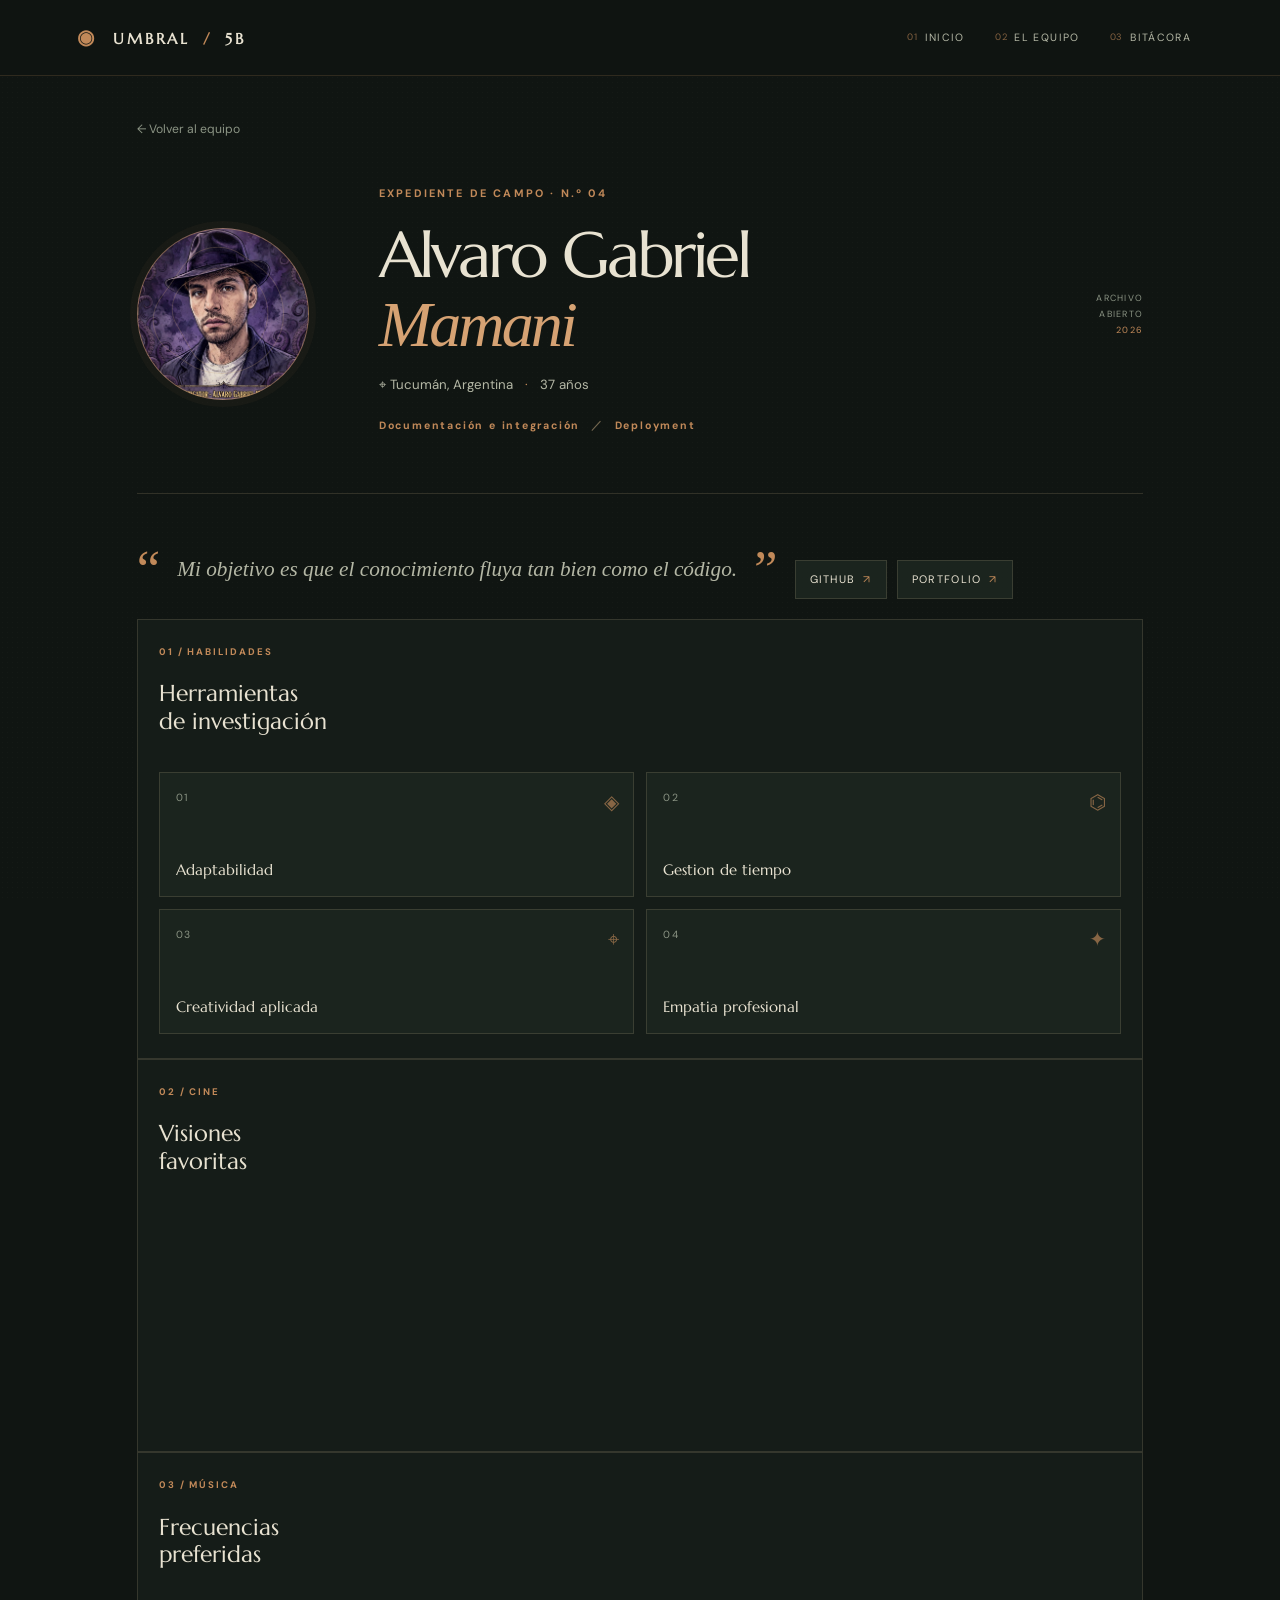
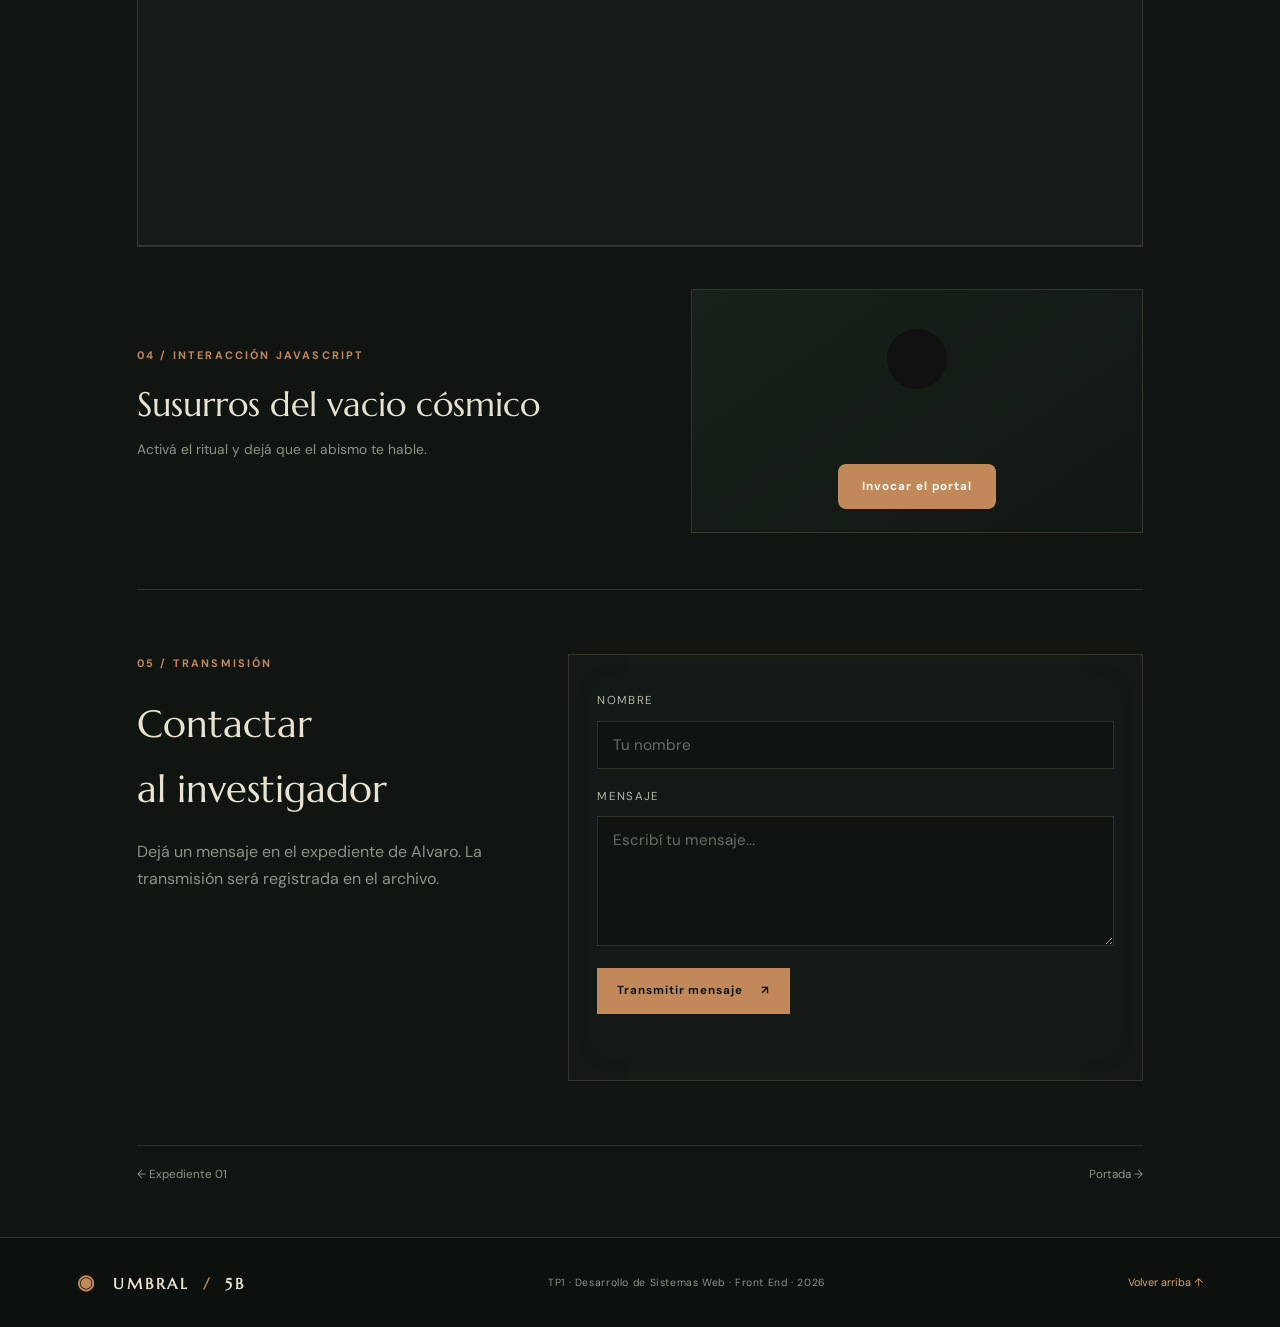
<file: integrante4.html>
<!doctype html>
<html lang="es">
  <head>
    <meta charset="utf-8" />
    <meta name="viewport" content="width=device-width, initial-scale=1" />
    <meta name="theme-color" content="#101512" />
    <meta
      name="description"
      content="Expediente de Alvaro Mamani, integrante del equipo Umbral 5B."
    />
    <title>Expediente 04 — Alvaro Mamani</title>
    <link rel="preconnect" href="https://fonts.googleapis.com" />
    <link rel="preconnect" href="https://fonts.gstatic.com" crossorigin />
    <link
      href="https://fonts.googleapis.com/css2?family=DM+Sans:wght@400;500;600;700&family=IM+Fell+English:ital@0;1&family=Marcellus&display=swap"
      rel="stylesheet"
    />
    <link rel="stylesheet" href="css/style.css" />
  </head>
  <body>
    <a class="skip-link" href="#contenido">Saltar al contenido</a>
    <nav class="navbar" aria-label="Navegación principal">
      <a class="brand" href="index.html"
        ><span class="brand-mark" aria-hidden="true">◉</span> UMBRAL
        <span class="brand-divider">/</span> 5B</a
      ><button
        class="menu-toggle"
        type="button"
        aria-expanded="false"
        aria-controls="nav-links"
        aria-label="Abrir menú"
      >
        ☰
      </button>
      <ul class="nav-links" id="nav-links">
        <li><a href="index.html">Inicio</a></li>
        <li><a href="index.html#equipo">El equipo</a></li>
        <li><a href="bitacora.html">Bitácora</a></li>
      </ul>
    </nav>
    <main class="profile-page" id="contenido">
      <a class="back-link" href="index.html#equipo">← Volver al equipo</a>
      <header class="profile-hero">
        <div
          class="profile-portrait avatar-four"
          aria-label="Retrato de Alvaro Mamani"
          style="
            background-image: url(&quot;img/avatares/Avatar04.jpeg&quot;);
            background-size: cover;
            background-position: center;
          "
        ></div>
        <div>
          <p class="eyebrow">EXPEDIENTE DE CAMPO · N.º 04</p>
          <h1>Alvaro Gabriel<br /><em>Mamani</em></h1>
          <p class="profile-location">
            ⌖ Tucumán, Argentina <span>·</span> 37 años
          </p>
          <p class="profile-role">
            Documentación e integración <span>／</span> Deployment
          </p>
        </div>
        <div class="profile-index">
          ARCHIVO<br />ABIERTO<br /><span>2026</span>
        </div>
        <!--
        <a class="button button-primary" href="bitacora.html"
          >Consultar la bitácora <span>→</span></a
        >-->
      </header>

      <section class="profile-intro">
        <span class="quote-mark">“</span>
        <p>Mi objetivo es que el conocimiento fluya tan bien como el código.</p>
        <span class="quote-mark">”</span>
        <div class="profile-links">
          <a
            href="https://github.com/alvarogmam"
            target="_blank"
            rel="noopener noreferrer"
          >
            GitHub <span>↗</span>
          </a>

          <a
            href="https://alvaromamani-portfolio.vercel.app"
            target="_blank"
            rel="noopener noreferrer"
          >
            Portfolio <span>↗</span>
          </a>
        </div>
      </section>

      <!--<section class="profile-data" aria-label="Intereses y habilidades"> -->
      <article class="data-panel">
        <p class="eyebrow">01 / HABILIDADES</p>
        <h2>Herramientas<br />de investigación</h2>

        <div class="skill-cards">
          <div class="skill-card">
            <span class="skill-number">01</span>
            <span class="skill-symbol">◈</span>
            <strong>Adaptabilidad</strong>
          </div>

          <div class="skill-card">
            <span class="skill-number">02</span>
            <span class="skill-symbol">⌬</span>
            <strong>Gestion de tiempo</strong>
          </div>

          <div class="skill-card">
            <span class="skill-number">03</span>
            <span class="skill-symbol">⌖</span>
            <strong>Creatividad aplicada</strong>
          </div>

          <div class="skill-card">
            <span class="skill-number">04</span>
            <span class="skill-symbol">✦</span>
            <strong>Empatia profesional</strong>
          </div>
        </div>
      </article>
      <article class="data-panel">
        <p class="eyebrow">02 / CINE</p>
        <h2>Visiones<br />favoritas</h2>

        <div class="media-cards">
          <div class="media-card">
            <div class="media-card-inner">
              <div class="media-card-front">
                <img
                  src="img/cine/alvaro-war-horse.jpg"
                  alt="portada pelicula war horse"
                />
                <span>War Horse</span>
              </div>

              <div class="media-card-back">
                <span>01 / ARCHIVO</span>
                <p>War Horse</p>
                <small>
                  Después de ser apartado de su querido dueño, un famoso caballo
                  cambia la vida de quienes lo conocen durante la Primera Guerra
                  Mundial.
                </small>
              </div>
            </div>
          </div>

          <div class="media-card">
            <div class="media-card-inner">
              <div class="media-card-front">
                <img
                  src="img/cine/alvaro-hombres_de_honor.jpg"
                  alt="portada pelicula men of honor"
                />
                <span>Men of Honor</span>
              </div>

              <div class="media-card-back">
                <span>02 / ARCHIVO</span>
                <p>Men of Honor</p>
                <small>
                  Un hombre que no dejó que nada se interpusiera en el camino de
                  su sueño.
                </small>
              </div>
            </div>
          </div>

          <div class="media-card">
            <div class="media-card-inner">
              <div class="media-card-front">
                <img
                  src="img/cine/alvaro-pearl-harbor.jpeg"
                  alt="portada pelicula pearl harbor"
                />
                <span>Pearl Harbor</span>
              </div>

              <div class="media-card-back">
                <span>03 / ARCHIVO</span>
                <p>Pearl Harbor</p>
                <small>
                  Dos pilotos que sobrevivieron al bombardeo de Pearl Harbor,
                  amigos desde la infancia y luego rivales por el amor de una
                  mujer.
                </small>
              </div>
            </div>
          </div>
        </div>
      </article>

      <article class="data-panel">
        <p class="eyebrow">03 / MÚSICA</p>
        <h2>Frecuencias<br />preferidas</h2>

        <div class="media-cards">
          <div class="media-card">
            <div class="media-card-inner">
              <div class="media-card-front">
                <img
                  src="img/musica/ultimo-iive.jpg"
                  alt="Ultimo live stadium"
                />
                <span>Ultimo</span>
              </div>

              <div class="media-card-back">
                <span>01 / ARCHIVO</span>
                <p>Ultimmo</p>
                <small>
                  Ultimo Live Stadi 2024 es el primer álbum en vivo del
                  cantautor italiano Ultimo.
                </small>
              </div>
            </div>
          </div>

          <div class="media-card">
            <div class="media-card-inner">
              <div class="media-card-front">
                <img
                  src="img/musica/Guitarricadelafuente.jpg"
                  alt="Guitarricadelafuente-spanish-leather"
                />
                <span>Guitarricadelafuente</span>
              </div>

              <div class="media-card-back">
                <span>02 / ARCHIVO</span>
                <p>Guitarricadelafuente</p>
                <small>
                  Spanish leather es el segundo álbum de estudio del español
                  Guitarricadelafuente. Fue publicado el 16 de mayo de 2025 a
                  través de Sony Music.
                </small>
              </div>
            </div>
          </div>

          <div class="media-card">
            <div class="media-card-inner">
              <div class="media-card-front">
                <img
                  src="img/musica/alta-suciedad.jpg"
                  alt="Portada de disco alta suciedad de Andres Calamaro"
                />
                <span>Andrés Calamaro</span>
              </div>

              <div class="media-card-back">
                <span>03 / ARCHIVO</span>
                <p>Andrés Calamaro</p>
                <small>
                  Alta suciedad es el nombre del quinto álbum de estudio grabado
                  por el músico argentino Andrés Calamaro.
                </small>
              </div>
            </div>
          </div>
        </div>
      </article>
      <!--</section>-->

      <section class="profile-interaction">
        <div>
          <p class="eyebrow">04 / INTERACCIÓN JAVASCRIPT</p>
          <h2>Susurros del vacio cósmico</h2>
          <p>Activá el ritual y dejá que el abismo te hable.</p>
        </div>
        <div class="pulse-console">
          <div id="cosmic-portal"></div>
          <p id="portal-message"></p>
          <button class="button button-primary" id="btn-ritual">
            Invocar el portal
          </button>
        </div>
      </section>

      <!-- TRANSMISIÓN -->
      <section class="profile-contact">
        <div>
          <p class="eyebrow">05 / TRANSMISIÓN</p>

          <h2>
            Contactar<br />
            al investigador
          </h2>

          <p>
            Dejá un mensaje en el expediente de Alvaro. La transmisión será
            registrada en el archivo.
          </p>
        </div>

        <form class="contact-form" id="contact-form">
          <label for="contact-name"> Nombre </label>

          <input
            type="text"
            id="contact-name"
            name="name"
            placeholder="Tu nombre"
            required
          />

          <label for="contact-message"> Mensaje </label>

          <textarea
            id="contact-message"
            name="message"
            rows="5"
            placeholder="Escribí tu mensaje..."
            required
          ></textarea>

          <button class="button button-primary" type="submit">
            Transmitir mensaje
            <span>↗</span>
          </button>

          <p class="contact-status" id="contact-status" aria-live="polite"></p>
        </form>
      </section>

      <nav class="profile-pagination" aria-label="Otros expedientes">
        <a href="integrante1.html">← Expediente 01 </a
        ><a href="index.html">Portada →</a>
      </nav>
    </main>
    <footer class="site-footer">
      <a class="brand" href="index.html"
        ><span class="brand-mark">◉</span> UMBRAL
        <span class="brand-divider">/</span> 5B</a
      >
      <p>TP1 · Desarrollo de Sistemas Web · Front End · 2026</p>
      <a class="back-top" href="#contenido">Volver arriba ↑</a>
    </footer>
    <script src="js/index.js" defer></script>
    <script src="js/integrante4.js" defer></script>
  </body>
</html>
</file>
<file: css/style.css>
:root {
  color-scheme: dark;
  --ink: #101512;
  --ink-raised: #151c18;
  --ink-soft: #1b241e;
  --paper: #e8e2d1;
  --paper-dim: #b4b7a5;
  --muted: #8b9484;
  --copper: #c18959;
  --copper-bright: #d6a273;
  --line: rgba(210, 190, 151, 0.17);
  --display: "Marcellus", Georgia, serif;
  --serif: "IM Fell English", Georgia, serif;
  --sans: "DM Sans", Arial, sans-serif;
  --wrap: 1160px;
  --nav-height: 76px;
}
* {
  box-sizing: border-box;
}
html {
  scroll-behavior: smooth;
  scroll-padding-top: calc(var(--nav-height) + 16px);
}
body {
  margin: 0;
  background: var(--ink);
  color: var(--paper);
  font-family: var(--sans);
  font-size: 16px;
  line-height: 1.7;
  overflow-x: hidden;
}
body::before {
  position: fixed;
  inset: 0;
  z-index: -1;
  pointer-events: none;
  content: "";
  opacity: 0.2;
  background-image: radial-gradient(
    rgba(228, 210, 171, 0.14) 0.55px,
    transparent 0.55px
  );
  background-size: 5px 5px;
}
a {
  color: inherit;
}
button {
  font: inherit;
}
.skip-link {
  position: absolute;
  top: -100px;
  left: 12px;
  z-index: 1200;
  padding: 10px 16px;
  background: var(--paper);
  color: var(--ink);
}
.skip-link:focus {
  top: 12px;
}
.navbar {
  height: var(--nav-height);
  padding: 0 max(6vw, calc((100vw - var(--wrap)) / 2));
  display: flex;
  align-items: center;
  justify-content: space-between;
  position: sticky;
  top: 0;
  z-index: 100;
  background: rgba(16, 21, 18, 0.91);
  backdrop-filter: blur(14px);
  border-bottom: 1px solid var(--line);
}
.brand {
  text-decoration: none;
  font-family: var(--display);
  font-size: 0.91rem;
  letter-spacing: 0.19em;
  font-weight: 700;
  white-space: nowrap;
}
.brand-mark {
  color: var(--copper);
  font-size: 1.25rem;
  margin-right: 9px;
}
.brand-divider {
  color: var(--copper);
  padding: 0 5px;
}
.nav-links {
  display: flex;
  align-items: center;
  gap: 34px;
  list-style: none;
  padding: 0;
  margin: 0;
}
.nav-links a {
  text-decoration: none;
  color: var(--paper-dim);
  font-size: 0.78rem;
  letter-spacing: 0.08em;
  transition: color 0.2s;
}
.nav-links a:hover,
.nav-links a.active {
  color: var(--copper-bright);
}
.menu-toggle {
  display: none;
  color: var(--paper);
  border: 1px solid var(--line);
  background: transparent;
  padding: 7px 12px;
}
.hero {
  max-width: var(--wrap);
  margin: auto;
  position: relative;
}
.hero-home {
  min-height: 610px;
  padding: 105px 6vw 105px;
  display: grid;
  grid-template-columns: 1.08fr 0.92fr;
  align-items: center;
  gap: 5vw;
}
.hero-copy {
  position: relative;
  z-index: 1;
}
.eyebrow {
  margin: 0 0 19px;
  color: var(--copper);
  font-size: 0.68rem;
  letter-spacing: 0.2em;
  font-weight: 700;
}
.status-dot,
.card-status i {
  display: inline-block;
  width: 7px;
  height: 7px;
  border-radius: 50%;
  background: #93a77b;
  box-shadow: 0 0 10px rgba(147, 167, 123, 0.55);
  margin-right: 9px;
}
.hero h1,
.journal-hero h1,
.profile-hero h1 {
  font-family: var(--display);
  font-weight: 400;
  font-size: clamp(3rem, 5.7vw, 5.35rem);
  line-height: 1.07;
  letter-spacing: -0.045em;
  margin: 0 0 24px;
}
.hero h1 em,
.journal-hero h1 em,
.profile-hero h1 em {
  font-family: var(--serif);
  font-weight: 400;
  color: var(--copper-bright);
}
.hero-lead {
  color: var(--paper-dim);
  font-size: 1.02rem;
  line-height: 1.9;
  max-width: 530px;
}
.hero-actions {
  display: flex;
  align-items: center;
  gap: 27px;
  margin-top: 32px;
}
.button {
  display: inline-flex;
  justify-content: center;
  align-items: center;
  gap: 18px;
  min-height: 46px;
  padding: 0 19px;
  border: 1px solid transparent;
  text-decoration: none;
  font-size: 0.73rem;
  font-weight: 700;
  letter-spacing: 0.08em;
  transition:
    background 0.25s,
    border-color 0.25s,
    color 0.25s,
    transform 0.25s;
  cursor: pointer;
}
.button:hover {
  transform: translateY(-2px);
}
.button-primary {
  background: var(--copper);
  color: var(--ink);
}
.button-primary:hover {
  background: var(--copper-bright);
}
.button-outline {
  border-color: var(--copper);
  background: transparent;
  color: var(--copper-bright);
}
.button-outline:hover {
  background: rgba(193, 137, 89, 0.12);
}
.text-link {
  color: var(--copper-bright);
  text-decoration: none;
  font-size: 0.8rem;
  font-weight: 600;
}
.text-link span {
  display: inline-block;
  margin-left: 7px;
  transition: transform 0.2s;
}
.text-link:hover span {
  transform: translateX(4px);
}
.hero-art {
  width: min(100%, 420px);
  aspect-ratio: 1;
  position: relative;
  margin: auto;
  display: grid;
  place-items: center;
  background: radial-gradient(
    ellipse at 52% 47%,
    rgba(94, 116, 89, 0.3),
    rgba(20, 33, 27, 0.08) 45%,
    transparent 70%
  );
}
.hero-illustration {
  position: relative;
  z-index: 1;
  width: 100%;
  height: 100%;
  object-fit: contain;
  animation: drift 100s linear infinite;
}
.hero-art::before {
  content: "";
  position: absolute;
  width: 72%;
  height: 72%;
  border-radius: 50%;
  background: repeating-radial-gradient(
    ellipse at center,
    transparent 0 23px,
    rgba(172, 147, 104, 0.14) 24px 25px,
    transparent 26px 37px
  );
  animation: drift 18s linear infinite;
}
.orbit {
  position: absolute;
  border: 1px solid rgba(193, 137, 89, 0.22);
  border-radius: 50%;
}
.orbit-one {
  width: 89%;
  height: 48%;
  transform: rotate(-28deg);
}
.orbit-two {
  width: 62%;
  height: 97%;
  transform: rotate(38deg);
}
.eye {
  width: 49%;
  height: 27%;
  border: 1px solid rgba(214, 162, 115, 0.75);
  border-radius: 100% 8% 100% 8%;
  transform: rotate(45deg);
  display: grid;
  place-items: center;
  background: radial-gradient(
    ellipse,
    rgba(193, 137, 89, 0.14),
    rgba(16, 21, 18, 0.88) 68%
  );
  box-shadow:
    0 0 55px rgba(193, 137, 89, 0.12),
    inset 0 0 27px rgba(193, 137, 89, 0.08);
  animation: watch 6s ease-in-out infinite;
}
.eye span {
  width: 35%;
  aspect-ratio: 1;
  border: 1px solid var(--copper-bright);
  border-radius: 50%;
  background: radial-gradient(
    circle at 48% 48%,
    #c18959 0 7%,
    #7e583a 9% 24%,
    #171d18 27% 57%,
    rgba(193, 137, 89, 0.6) 60%,
    transparent 64%
  );
  box-shadow: 0 0 22px rgba(214, 162, 115, 0.25);
}
.art-caption {
  position: absolute;
  bottom: 5%;
  right: 4%;
  color: var(--muted);
  font-size: 0.56rem;
  letter-spacing: 0.19em;
}
.hero-index {
  position: absolute;
  bottom: 28px;
  left: 6vw;
  right: 6vw;
  display: flex;
  justify-content: space-between;
  border-top: 1px solid var(--line);
  padding-top: 12px;
  color: #7e897d;
  font-size: 0.57rem;
  letter-spacing: 0.16em;
}
.quote-band {
  padding: 57px 24px 62px;
  text-align: center;
  background: #151a16;
  border-top: 1px solid var(--line);
  border-bottom: 1px solid var(--line);
}
.quote-mark {
  display: block;
  color: var(--copper);
  font-family: var(--serif);
  font-size: 3rem;
  line-height: 1;
}
.quote-band blockquote {
  max-width: 740px;
  margin: 0 auto 13px;
  color: var(--paper);
  font-family: var(--serif);
  font-size: clamp(1.2rem, 2.2vw, 1.7rem);
  font-style: italic;
  line-height: 1.6;
}
.quote-band cite {
  color: var(--muted);
  font-size: 0.7rem;
  font-style: normal;
  letter-spacing: 0.05em;
}
.section {
  max-width: var(--wrap);
  margin: auto;
  padding: 110px 6vw;
}
.section-heading {
  display: flex;
  align-items: end;
  justify-content: space-between;
  gap: 40px;
  margin-bottom: 43px;
}
.section-heading h2,
.mission-section h2,
.interactive-section h2,
.profile-interaction h2,
.data-panel h2,
.journal-entry h2 {
  font-family: var(--display);
  font-size: clamp(2rem, 3.3vw, 3.1rem);
  font-weight: 400;
  line-height: 1.18;
  margin: 0;
}
.section-heading h2 em {
  font-family: var(--serif);
  color: var(--copper-bright);
}
.section-intro {
  max-width: 350px;
  color: var(--muted);
  font-size: 0.9rem;
  margin: 0 0 5px;
}
.team-grid {
  display: grid;
  grid-template-columns: repeat(4, minmax(0, 1fr));
  gap: 16px;
}
.member-card {
  min-height: 410px;
  position: relative;
  overflow: hidden;
  padding: 22px 20px;
  background: linear-gradient(
    155deg,
    rgba(31, 40, 33, 0.96),
    rgba(20, 27, 22, 0.97)
  );
  border: 1px solid var(--line);
  transition:
    transform 0.3s,
    border-color 0.3s,
    box-shadow 0.3s;
}
.member-card::after {
  content: "";
  position: absolute;
  width: 180px;
  height: 180px;
  right: -88px;
  top: 73px;
  border: 1px solid rgba(193, 137, 89, 0.08);
  border-radius: 50%;
  box-shadow:
    0 0 0 17px rgba(193, 137, 89, 0.025),
    0 0 0 36px rgba(193, 137, 89, 0.02);
  pointer-events: none;
}
.member-card:hover {
  transform: translateY(-5px);
  border-color: rgba(193, 137, 89, 0.5);
  box-shadow: 0 18px 44px rgba(0, 0, 0, 0.22);
}
.card-top {
  height: 29px;
  display: flex;
  justify-content: space-between;
  align-items: center;
}
.card-number {
  font-family: var(--display);
  font-size: 0.8rem;
  color: var(--copper);
}
.card-status {
  font-size: 0.52rem;
  letter-spacing: 0.13em;
  color: #a9b59c;
}
.card-status i {
  width: 5px;
  height: 5px;
  margin-right: 4px;
}
.status-pending {
  color: #a08c6e;
}
.status-pending i {
  background: #aa8055;
  box-shadow: none;
}
.avatar {
  position: relative;
  width: 101px;
  height: 101px;
  margin: 18px auto 18px;
  border-radius: 50%;
  display: grid;
  place-items: center;
  overflow: hidden;
  border: 1px solid rgba(207, 157, 107, 0.55);
  box-shadow:
    inset 0 0 30px rgba(193, 137, 89, 0.17),
    0 0 0 7px rgba(193, 137, 89, 0.045);
  background: radial-gradient(circle at 50% 40%, #374439, #18231b 65%, #111713);
}
.avatar::before,
.avatar::after {
  position: absolute;
  content: "";
  width: 70px;
  height: 70px;
  border: 1px solid rgba(210, 175, 128, 0.21);
  border-radius: 42% 58% 63% 37%;
  transform: rotate(35deg);
}
.avatar::after {
  width: 53px;
  height: 53px;
  transform: rotate(-30deg);
}
.avatar span {
  position: relative;
  z-index: 1;
  color: var(--paper);
  font-family: var(--display);
  font-size: 1.28rem;
  letter-spacing: 0.12em;
}
.avatar b {
  position: absolute;
  z-index: 1;
  top: 5px;
  right: 16px;
  color: var(--copper-bright);
  font-size: 0.78rem;
  font-weight: 400;
}
.avatar-two {
  background: radial-gradient(circle at 50% 40%, #443f32, #24291f 65%, #121713);
}
.card-kicker {
  margin: 8px 0 7px;
  text-align: center;
  color: var(--copper);
  font-size: 0.58rem;
  letter-spacing: 0.17em;
  font-weight: 700;
}
.member-card h3 {
  min-height: 53px;
  margin: 0;
  text-align: center;
  font-family: var(--display);
  font-size: 1.15rem;
  font-weight: 400;
  line-height: 1.34;
}
.card-meta {
  text-align: center;
  color: var(--muted);
  font-size: 0.7rem;
  margin: 8px 0;
}
.card-meta span {
  color: var(--copper);
  padding: 0 4px;
}
.card-description {
  max-width: 230px;
  margin: 12px auto 17px;
  text-align: center;
  color: var(--paper-dim);
  font-family: var(--serif);
  font-size: 0.89rem;
  line-height: 1.55;
}
.card-link {
  position: relative;
  z-index: 1;
  display: block;
  width: max-content;
  margin: 0 auto;
  color: var(--copper-bright);
  text-decoration: none;
  font-size: 0.66rem;
  letter-spacing: 0.08em;
  font-weight: 700;
}
.card-link span {
  margin-left: 5px;
}
.member-pending {
  background: rgba(21, 28, 24, 0.58);
  border-style: dashed;
}
.pending-symbol {
  height: 119px;
  display: grid;
  place-items: center;
  color: #7f846f;
  font-family: var(--serif);
  font-size: 3rem;
  letter-spacing: 0.1em;
}
.member-pending h3 {
  color: #b0ad9b;
}
.member-pending .card-description {
  color: #929689;
}
.card-link-muted {
  color: #a08c6e;
}
.pending-note {
  color: var(--muted);
  font-size: 0.74rem;
  margin: 23px 0 0;
}
.pending-note span {
  color: var(--copper);
  margin-right: 8px;
}
.mission-section {
  max-width: var(--wrap);
  margin: auto;
  padding: 64px 6vw 83px;
  display: grid;
  grid-template-columns: 110px 1fr 130px;
  align-items: center;
  gap: 32px;
  border-top: 1px solid var(--line);
  border-bottom: 1px solid var(--line);
}
.mission-symbol {
  display: grid;
  place-items: center;
  width: 74px;
  height: 74px;
  border: 1px solid rgba(193, 137, 89, 0.34);
  border-radius: 50%;
  color: var(--copper);
  font-family: var(--serif);
  font-size: 2rem;
}
.mission-section h2 {
  font-size: 2.35rem;
}
.mission-section > div:nth-child(2) > p:not(.eyebrow) {
  max-width: 620px;
  color: var(--paper-dim);
  font-size: 0.9rem;
}
.mission-section .text-link {
  display: inline-block;
  margin-top: 10px;
}
.mission-stamp,
.aside-stamp {
  width: 104px;
  height: 104px;
  border: 1px solid rgba(193, 137, 89, 0.5);
  border-radius: 50%;
  display: grid;
  place-content: center;
  text-align: center;
  color: var(--copper-bright);
  font-size: 0.59rem;
  line-height: 1.45;
  letter-spacing: 0.15em;
  transform: rotate(10deg);
}
.interactive-section {
  max-width: var(--wrap);
  margin: auto;
  padding: 104px 6vw;
  display: grid;
  grid-template-columns: 0.9fr 1.1fr;
  align-items: center;
  gap: 8vw;
}
.interactive-section h2 {
  font-size: 2.5rem;
}
.interactive-section > div:first-child > p:last-child {
  max-width: 370px;
  color: var(--muted);
  font-size: 0.9rem;
}
.signal-panel {
  padding: 27px 30px;
  background: var(--ink-raised);
  border: 1px solid var(--line);
}
.signal-readout {
  display: flex;
  justify-content: space-between;
  align-items: center;
  font-size: 0.61rem;
  letter-spacing: 0.15em;
  color: var(--muted);
}
.signal-readout strong {
  color: var(--copper-bright);
  font-family: var(--display);
  font-size: 1.3rem;
  font-weight: 400;
}
.sanity-track {
  height: 5px;
  margin: 16px 0;
  background: #090c0a;
  overflow: hidden;
}
.sanity-track span {
  display: block;
  width: 100%;
  height: 100%;
  background: linear-gradient(90deg, #8b9b74, var(--copper-bright));
  transition: width 0.6s ease;
}
.signal-panel > p {
  min-height: 25px;
  color: var(--paper-dim);
  font-family: var(--serif);
  font-size: 0.92rem;
}
.signal-panel .button {
  margin-top: 5px;
}
.profile-page {
  max-width: var(--wrap);
  margin: auto;
  padding: 38px 6vw 20px;
}
.back-link {
  display: inline-block;
  margin-bottom: 36px;
  color: var(--muted);
  font-size: 0.76rem;
  text-decoration: none;
}
.back-link:hover,
.profile-pagination a:hover {
  color: var(--copper-bright);
}
.profile-hero {
  position: relative;
  display: grid;
  grid-template-columns: 210px 1fr 90px;
  align-items: center;
  gap: 32px;
  padding: 8px 0 48px;
  border-bottom: 1px solid var(--line);
}
.profile-portrait {
  position: relative;
  display: grid;
  place-items: center;
  overflow: hidden;
  border: 1px solid rgba(207, 157, 107, 0.55);
  border-radius: 50%;
  box-shadow:
    inset 0 0 30px rgba(193, 137, 89, 0.17),
    0 0 0 7px rgba(193, 137, 89, 0.045);
  width: 172px;
  height: 172px;
  margin: 0;
}
.profile-portrait::before,
.profile-portrait::after {
  position: absolute;
  content: "";
  width: 70%;
  height: 70%;
  border: 1px solid rgba(210, 175, 128, 0.21);
  border-radius: 42% 58% 63% 37%;
  transform: rotate(35deg);
}
.profile-portrait::after {
  width: 53%;
  height: 53%;
  transform: rotate(-30deg);
}
.profile-portrait span {
  position: relative;
  z-index: 1;
  font-size: 2.2rem;
}
.profile-portrait b {
  position: absolute;
  z-index: 1;
  top: 8%;
  right: 17%;
  color: var(--copper-bright);
  font-size: 0.9rem;
  font-weight: 400;
}
.profile-hero h1 {
  font-size: clamp(2.6rem, 5vw, 4.6rem);
  margin-bottom: 15px;
}
.profile-location {
  color: var(--paper-dim);
  font-size: 0.83rem;
}
.profile-location span {
  padding: 0 8px;
  color: var(--copper);
}
.profile-role {
  margin-top: 20px;
  color: var(--copper);
  font-size: 0.66rem;
  letter-spacing: 0.17em;
  font-weight: 700;
}
.profile-role span {
  color: #766951;
  padding: 0 6px;
}
.profile-index {
  text-align: right;
  color: var(--muted);
  font-size: 0.56rem;
  line-height: 1.8;
  letter-spacing: 0.14em;
}
.profile-index span {
  color: var(--copper);
}
.profile-intro {
  display: flex;
  align-items: center;
  gap: 17px;
  padding: 36px 0 10px;
}
.profile-intro .quote-mark {
  font-size: 3.3rem;
}
.profile-intro p {
  font-family: var(--serif);
  font-size: 1.33rem;
  font-style: italic;
  color: var(--paper-dim);
}
.profile-data {
  display: grid;
  grid-template-columns: 1.15fr 0.9fr 0.9fr;
  gap: 15px;
  padding: 20px 0 68px;
}
.data-panel {
  min-height: 300px;
  padding: 24px 21px;
  background: var(--ink-raised);
  border: 1px solid var(--line);
}
.data-panel .eyebrow {
  font-size: 0.6rem;
}
.data-panel h2 {
  font-size: 1.45rem;
  min-height: 69px;
}
.detail-list {
  list-style: none;
  padding: 0;
  margin: 22px 0 0;
}
.detail-list li {
  display: flex;
  align-items: baseline;
  gap: 10px;
  padding: 9px 0;
  border-top: 1px solid rgba(210, 190, 151, 0.1);
  font-size: 0.78rem;
  line-height: 1.5;
  color: var(--paper-dim);
}
.detail-list li span {
  flex: 0 0 23px;
  color: var(--copper);
  font-family: var(--display);
  font-size: 0.65rem;
}
.profile-interaction {
  display: grid;
  grid-template-columns: 1fr 1fr;
  gap: 8vw;
  align-items: center;
  padding: 42px 0 56px;
  border-top: 1px solid var(--line);
}
.profile-interaction h2 {
  font-size: 2.15rem;
}
.profile-interaction > div:first-child > p:last-child {
  color: var(--muted);
  font-size: 0.86rem;
}
.pulse-console,
.oracle-console {
  min-height: 220px;
  padding: 23px 28px;
  text-align: center;
  background: linear-gradient(145deg, #18211a, #111713);
  border: 1px solid var(--line);
}
.pulse-orb {
  width: 58px;
  height: 58px;
  margin: 0 auto 12px;
  border: 1px solid rgba(214, 162, 115, 0.5);
  border-radius: 50%;
  display: grid;
  place-items: center;
}
.pulse-orb span {
  width: 12px;
  height: 12px;
  border-radius: 50%;
  background: var(--copper);
  box-shadow: 0 0 17px rgba(214, 162, 115, 0.4);
}
.pulse-orb.is-active {
  animation: pulse 1s ease-in-out 3;
}
.pulse-console p,
.oracle-console p {
  min-height: 27px;
  color: var(--paper-dim);
  font-family: var(--serif);
  font-style: italic;
  font-size: 0.9rem;
}
.pulse-console .button,
.oracle-console .button {
  min-height: 40px;
}
.star-map {
  height: 83px;
  color: var(--copper-bright);
  font-family: var(--serif);
  font-size: 1.3rem;
  line-height: 1.7;
  letter-spacing: 0.4em;
  text-shadow: 0 0 12px rgba(214, 162, 115, 0.3);
}
.star-map.is-active {
  animation: star-flicker 0.8s ease-in-out 2;
}

/*-- css para interaccion javascript integrante4--*/
#pulse-message,
#portal-message {
  text-align: center;
  font-family: monospace;
  color: #ccc;
  margin: 0.5rem 0;
}

#cosmic-portal {
  margin: 1rem auto;
  width: 60px;
  height: 60px;
  border-radius: 50%;
  background: #111;
  animation: cosmicPulse 3s infinite ease-in-out;
}

#btn-ritual {
  display: block;
  margin: 2rem auto 0;
  padding: 0.8rem 1.5rem;
  background: var(--copper);
  color: #fff;
  border: none;
  border-radius: 8px;
  cursor: pointer;
  font-weight: bold;
  transition: background 0.3s ease;
}

#btn-ritual:hover {
  background: #8f2fff;
}

/* Animación de latido cósmico */
@keyframes cosmicPulse {
  0% {
    transform: scale(1);
    box-shadow: 0 0 15px 5px rgba(111, 0, 255, 0.4);
  }
  50% {
    transform: scale(1.15);
    box-shadow: 0 0 30px 15px rgba(111, 0, 255, 0.8);
  }
  100% {
    transform: scale(1);
    box-shadow: 0 0 15px 5px rgba(111, 0, 255, 0.4);
  }
}

/*Responsive para pantallas pequeñas */
@media (max-width: 600px) {
  #cosmic-portal {
    width: 80px;
    height: 80px;
  }

  #btn-ritual {
    margin-top: 1.5rem;
    padding: 0.6rem 1rem;
    font-size: 0.9rem;
  }

  #pulse-message,
  #portal-message {
    font-size: 0.9rem;
    line-height: 1.3;
    padding: 0 1rem;
  }
}
/*-fin interaccion javascript-*/

.profile-pagination {
  display: flex;
  justify-content: space-between;
  border-top: 1px solid var(--line);
  padding: 19px 0 32px;
}
.profile-pagination a {
  color: var(--muted);
  text-decoration: none;
  font-size: 0.73rem;
}
.journal-hero {
  max-width: var(--wrap);
  margin: auto;
  padding: 100px 6vw 58px;
}
.journal-hero h1 {
  font-size: clamp(3.5rem, 7vw, 6rem);
}
.journal-hero > p:not(.eyebrow) {
  max-width: 540px;
  color: var(--paper-dim);
}
.journal-meta {
  display: flex;
  gap: 35px;
  margin-top: 35px;
  padding-top: 13px;
  border-top: 1px solid var(--line);
  color: var(--muted);
  font-size: 0.59rem;
  letter-spacing: 0.15em;
}
.journal-content {
  max-width: var(--wrap);
  margin: auto;
  padding: 25px 6vw 100px;
  display: grid;
  grid-template-columns: 1fr 180px;
  gap: 9vw;
}
.journal-timeline {
  border-left: 1px solid rgba(193, 137, 89, 0.38);
}
.journal-entry {
  position: relative;
  padding: 3px 0 48px 37px;
}
.entry-marker {
  position: absolute;
  top: 0;
  left: -18px;
  width: 35px;
  height: 35px;
  display: grid;
  place-items: center;
  border: 1px solid var(--copper);
  border-radius: 50%;
  background: var(--ink);
  color: var(--copper-bright);
  font-family: var(--display);
  font-size: 0.7rem;
}
.entry-body .eyebrow {
  margin-bottom: 11px;
}
.journal-entry h2 {
  font-size: 1.8rem;
}
.journal-entry p:not(.eyebrow) {
  color: var(--paper-dim);
  font-size: 0.88rem;
  line-height: 1.85;
}
.entry-note {
  margin-top: 22px;
  padding: 18px 20px;
  background: var(--ink-raised);
  border-left: 2px solid var(--copper);
  color: var(--paper-dim);
  font-size: 0.79rem;
}
.entry-note strong {
  color: var(--copper-bright);
  font-family: var(--display);
  font-weight: 400;
}
.entry-note ul {
  padding-left: 19px;
  margin: 10px 0 0;
}
.entry-note li {
  padding: 4px 0;
}
.entry-note b {
  color: var(--paper);
}
.journal-open h2 {
  color: var(--copper-bright);
}
.journal-aside {
  padding-top: 26px;
}
.journal-aside .aside-stamp {
  margin: 0 auto 24px;
}
.journal-aside p {
  color: var(--muted);
  font-family: var(--serif);
  font-style: italic;
  font-size: 0.9rem;
}
.journal-aside .text-link {
  display: inline-block;
  margin-top: 12px;
  font-size: 0.72rem;
}
.site-footer {
  min-height: 90px;
  display: flex;
  align-items: center;
  justify-content: space-between;
  gap: 20px;
  padding: 20px max(6vw, calc((100vw - var(--wrap)) / 2));
  border-top: 1px solid var(--line);
  background: #0d110e;
}
.site-footer p {
  color: var(--muted);
  font-size: 0.65rem;
  letter-spacing: 0.06em;
}
.back-top {
  color: var(--copper-bright);
  text-decoration: none;
  font-size: 0.68rem;
}
@keyframes drift {
  to {
    transform: rotate(360deg);
  }
}
@keyframes watch {
  0%,
  100% {
    transform: rotate(45deg) scale(1);
  }
  50% {
    transform: rotate(45deg) scale(1.035);
  }
}
@keyframes pulse {
  0%,
  100% {
    box-shadow: 0 0 0 0 rgba(193, 137, 89, 0.12);
    transform: scale(1);
  }
  50% {
    box-shadow: 0 0 0 17px rgba(193, 137, 89, 0.04);
    transform: scale(1.08);
  }
}
@keyframes star-flicker {
  0%,
  100% {
    opacity: 1;
  }
  50% {
    opacity: 0.45;
    filter: brightness(1.7);
  }
}
@media (max-width: 1200px) {
  :root {
    --wrap: 1000px;
  }
  .hero-home {
    min-height: 570px;
  }
  .team-grid {
    grid-template-columns: repeat(2, minmax(0, 1fr));
    gap: 18px;
  }
  .member-card {
    min-height: 390px;
    padding: 24px;
  }
  .avatar {
    width: 94px;
    height: 94px;
  }
  .profile-data {
    grid-template-columns: 1fr 1fr;
  }
  .data-panel:first-child {
    grid-row: span 2;
  }
  .data-panel {
    min-height: 260px;
  }
  .data-panel:first-child {
    min-height: 535px;
  }
  .journal-content {
    gap: 6vw;
  }
}
@media (max-width: 900px) {
  :root {
    --nav-height: 68px;
  }
  .navbar {
    padding: 0 5vw;
  }
  .hero-home {
    min-height: unset;
    padding: 85px 7vw 90px;
    grid-template-columns: 1fr 1fr;
    gap: 2vw;
  }
  .hero h1 {
    font-size: clamp(2.8rem, 7vw, 4rem);
  }
  .hero-art {
    width: 100%;
  }
  .hero-index {
    left: 7vw;
    right: 7vw;
  }
  .section {
    padding: 85px 7vw;
  }
  .mission-section {
    padding: 53px 7vw;
    grid-template-columns: 75px 1fr;
    gap: 22px;
  }
  .mission-stamp {
    display: none;
  }
  .interactive-section {
    padding: 80px 7vw;
    gap: 5vw;
  }
  .profile-page {
    padding-left: 7vw;
    padding-right: 7vw;
  }
  .profile-hero {
    grid-template-columns: 150px 1fr 60px;
    gap: 20px;
  }
  .profile-portrait {
    width: 135px;
    height: 135px;
  }
  .profile-data {
    gap: 12px;
  }
  .data-panel {
    padding: 20px 17px;
  }
  .journal-hero {
    padding: 80px 7vw 48px;
  }
  .journal-content {
    padding: 20px 7vw 80px;
    grid-template-columns: 1fr 125px;
    gap: 5vw;
  }
  .aside-stamp {
    width: 94px;
    height: 94px;
  }
  .site-footer {
    padding-left: 5vw;
    padding-right: 5vw;
  }
}
@media (max-width: 620px) {
  .navbar {
    height: 64px;
  }
  .menu-toggle {
    display: block;
  }
  .nav-links {
    display: none;
    position: absolute;
    top: 63px;
    left: 0;
    right: 0;
    padding: 12px 6vw 19px;
    background: rgba(16, 21, 18, 0.98);
    border-bottom: 1px solid var(--line);
    flex-direction: column;
    align-items: flex-start;
    gap: 0;
  }
  .nav-links.is-open {
    display: flex;
  }
  .nav-links li {
    width: 100%;
  }
  .nav-links a {
    display: block;
    width: 100%;
    padding: 12px 0;
  }
  .hero-home {
    padding: 61px 7vw 73px;
    grid-template-columns: 1fr;
    gap: 0;
  }
  .hero-copy {
    max-width: 520px;
  }
  .hero .eyebrow {
    font-size: 0.59rem;
  }
  .hero h1 {
    font-size: clamp(2.75rem, 12vw, 4rem);
  }
  .hero-lead {
    font-size: 0.9rem;
  }
  .hero-art {
    width: min(78vw, 340px);
    margin: 4px auto 5px;
  }
  .hero-index {
    bottom: 17px;
    left: 7vw;
    right: 7vw;
    font-size: 0.48rem;
    letter-spacing: 0.08em;
  }
  .quote-band {
    padding: 43px 7vw;
  }
  .quote-band blockquote {
    font-size: 1.18rem;
  }
  .section {
    padding: 73px 7vw;
  }
  .section-heading {
    display: block;
    margin-bottom: 30px;
  }
  .section-heading h2 {
    font-size: 2.45rem;
  }
  .section-intro {
    margin-top: 15px;
    font-size: 0.83rem;
  }
  .team-grid {
    grid-template-columns: 1fr 1fr;
    gap: 11px;
  }
  .member-card {
    min-height: 361px;
    padding: 15px 11px;
  }
  .card-status {
    font-size: 0.43rem;
    letter-spacing: 0.06em;
  }
  .card-status i {
    margin-right: 3px;
  }
  .avatar {
    width: 76px;
    height: 76px;
    margin: 15px auto;
  }
  .avatar span {
    font-size: 1rem;
  }
  .avatar b {
    right: 10px;
  }
  .card-kicker {
    font-size: 0.47rem;
    letter-spacing: 0.1em;
  }
  .member-card h3 {
    font-size: 0.97rem;
    min-height: 46px;
  }
  .card-meta {
    font-size: 0.6rem;
  }
  .card-description {
    font-size: 0.78rem;
    min-height: 48px;
  }
  .card-link {
    font-size: 0.58rem;
    letter-spacing: 0.03em;
  }
  .pending-symbol {
    height: 106px;
  }
  .pending-note {
    font-size: 0.68rem;
  }
  .mission-section {
    padding: 45px 7vw;
    grid-template-columns: 1fr;
    gap: 16px;
  }
  .mission-symbol {
    width: 53px;
    height: 53px;
    font-size: 1.5rem;
  }
  .mission-section h2 {
    font-size: 2rem;
  }
  .mission-section > div:nth-child(2) > p:not(.eyebrow) {
    font-size: 0.82rem;
  }
  .interactive-section {
    padding: 68px 7vw;
    grid-template-columns: 1fr;
    gap: 21px;
  }
  .interactive-section h2 {
    font-size: 2.1rem;
  }
  .signal-panel {
    padding: 22px 19px;
  }
  .profile-page {
    padding: 27px 6vw 10px;
  }
  .back-link {
    margin-bottom: 22px;
  }
  .profile-hero {
    grid-template-columns: 83px 1fr;
    gap: 15px;
    padding-bottom: 27px;
  }
  .profile-portrait {
    width: 78px;
    height: 78px;
  }
  .profile-portrait span {
    font-size: 1.15rem;
  }
  .profile-portrait b {
    right: 8px;
    top: 2px;
  }
  .profile-hero .eyebrow {
    font-size: 0.49rem;
    letter-spacing: 0.12em;
    margin-bottom: 11px;
  }
  .profile-hero h1 {
    font-size: clamp(1.8rem, 8.2vw, 2.7rem);
    letter-spacing: -0.04em;
    margin-bottom: 8px;
  }
  .profile-location {
    font-size: 0.66rem;
  }
  .profile-role {
    font-size: 0.49rem;
    line-height: 1.6;
    letter-spacing: 0.1em;
    margin-top: 11px;
  }
  .profile-index {
    position: absolute;
    right: 0;
    bottom: 12px;
    font-size: 0.42rem;
  }
  .profile-intro {
    gap: 11px;
    padding: 22px 0 5px;
  }
  .profile-intro .quote-mark {
    font-size: 2.6rem;
  }
  .profile-intro p {
    font-size: 1.06rem;
  }
  .profile-data {
    grid-template-columns: 1fr 1fr;
    gap: 10px;
    padding: 15px 0 48px;
  }
  .data-panel {
    min-height: 255px;
    padding: 17px 13px;
  }
  .data-panel:first-child {
    grid-column: span 2;
    grid-row: auto;
    min-height: unset;
  }
  .data-panel .eyebrow {
    font-size: 0.52rem;
    letter-spacing: 0.13em;
    margin-bottom: 13px;
  }
  .data-panel h2 {
    font-size: 1.27rem;
    min-height: 57px;
  }
  .detail-list {
    margin-top: 14px;
  }
  .detail-list li {
    gap: 5px;
    padding: 8px 0;
    font-size: 0.7rem;
  }
  .detail-list li span {
    flex-basis: 18px;
    font-size: 0.56rem;
  }
  .profile-interaction {
    grid-template-columns: 1fr;
    gap: 16px;
    padding: 32px 0 39px;
  }
  .profile-interaction h2 {
    font-size: 1.85rem;
  }
  .profile-interaction > div:first-child > p:last-child {
    font-size: 0.8rem;
  }
  .pulse-console,
  .oracle-console {
    min-height: 205px;
    padding: 17px;
  }
  .profile-pagination {
    padding-bottom: 25px;
  }
  .journal-hero {
    padding: 66px 7vw 39px;
  }
  .journal-hero h1 {
    font-size: clamp(3rem, 14vw, 4.6rem);
  }
  .journal-hero > p:not(.eyebrow) {
    font-size: 0.85rem;
  }
  .journal-meta {
    gap: 13px;
    justify-content: space-between;
    font-size: 0.46rem;
    letter-spacing: 0.07em;
  }
  .journal-content {
    display: block;
    padding: 14px 7vw 67px;
  }
  .journal-aside {
    display: flex;
    align-items: center;
    gap: 17px;
    padding: 3px 0 0 18px;
  }
  .journal-aside .aside-stamp {
    flex: 0 0 77px;
    width: 77px;
    height: 77px;
    margin: 0;
    font-size: 0.48rem;
  }
  .journal-aside p {
    font-size: 0.76rem;
  }
  .journal-aside .text-link {
    font-size: 0.62rem;
  }
  .journal-entry {
    padding-left: 25px;
    padding-bottom: 36px;
  }
  .entry-marker {
    left: -15px;
    width: 29px;
    height: 29px;
    font-size: 0.62rem;
  }
  .journal-entry h2 {
    font-size: 1.5rem;
  }
  .journal-entry p:not(.eyebrow) {
    font-size: 0.81rem;
  }
  .entry-note {
    padding: 14px;
    font-size: 0.73rem;
  }
  .site-footer {
    padding: 20px 6vw;
    flex-wrap: wrap;
    justify-content: space-between;
  }
  .site-footer .brand {
    font-size: 0.75rem;
  }
  .site-footer p {
    width: 100%;
    order: 3;
    margin: 0;
  }
  .back-top {
    font-size: 0.62rem;
  }
}
@media (max-width: 400px) {
  .hero-home {
    padding-left: 6vw;
    padding-right: 6vw;
  }
  .hero h1 {
    font-size: 2.55rem;
  }
  .hero-actions {
    gap: 15px;
  }
  .button {
    padding: 0 13px;
    font-size: 0.64rem;
  }
  .hero-index {
    font-size: 0.42rem;
    letter-spacing: 0.03em;
  }
  .section {
    padding-left: 6vw;
    padding-right: 6vw;
  }
  .team-grid {
    gap: 8px;
  }
  .member-card {
    padding: 13px 8px;
    min-height: 350px;
  }
  .card-top {
    align-items: flex-start;
  }
  .card-status {
    font-size: 0.39rem;
  }
  .member-card h3 {
    font-size: 0.91rem;
  }
  .card-description {
    font-size: 0.72rem;
  }
  .card-link {
    font-size: 0.54rem;
  }
  .pending-note {
    line-height: 1.6;
  }
  .profile-role {
    font-size: 0.44rem;
  }
  .profile-hero h1 {
    font-size: 1.85rem;
  }
  .profile-location {
    font-size: 0.61rem;
  }
  .profile-data {
    gap: 8px;
  }
  .data-panel {
    padding: 15px 10px;
  }
  .detail-list li {
    font-size: 0.67rem;
  }
  .journal-meta {
    font-size: 0.42rem;
  }
  .journal-aside {
    align-items: flex-start;
    flex-wrap: wrap;
  }
  .journal-aside p {
    flex: 1;
  }
  .journal-aside .text-link {
    margin-left: 94px;
    margin-top: -14px;
  }
}
@media (prefers-reduced-motion: reduce) {
  *,
  *::before,
  *::after {
    scroll-behavior: auto !important;
    animation-duration: 0.01ms !important;
    animation-iteration-count: 1 !important;
    transition-duration: 0.01ms !important;
  }
}

/* =========================================================
   TARJETAS INTERACTIVAS — CINE Y MÚSICA
   ========================================================= */

.media-cards {
  display: grid;
  grid-template-columns: repeat(3, minmax(0, 1fr));
  gap: 20px;
  margin-top: 24px;
}

.media-card {
  height: 190px;
  min-width: 0;
  perspective: 1000px;
  cursor: pointer;
  transition: transform 0.3s ease;
}

.media-card:hover {
  transform: translateY(-6px);
}

.media-card-inner {
  position: relative;
  width: 100%;
  height: 100%;
  transition: transform 0.7s ease;
  transform-style: preserve-3d;
}

.media-card:hover .media-card-inner {
  transform: rotateY(180deg);
}

.media-card-front,
.media-card-back {
  position: absolute;
  inset: 0;
  width: 100%;
  height: 100%;
  border: 1px solid var(--line);
  border-radius: 4px;
  overflow: hidden;
  backface-visibility: hidden;
  box-sizing: border-box;
}

.media-card-front {
  background: var(--ink-soft);
}

.media-card-front img {
  width: 100%;
  height: 100%;
  object-fit: cover;
  object-position: center;
  display: block;
}

.media-card-front::after {
  content: "";
  position: absolute;
  inset: 0;
  background: linear-gradient(
    to top,
    rgba(16, 21, 18, 0.9),
    rgba(16, 21, 18, 0.05) 65%
  );
}

.media-card-front span {
  position: absolute;
  left: 12px;
  right: 12px;
  bottom: 10px;
  z-index: 2;
  color: var(--paper);
  font-family: var(--display);
  font-size: 0.85rem;
  line-height: 1.15;
}

/* REVERSO */

.media-card-back {
  transform: rotateY(180deg);
  background: var(--ink-raised);
  display: flex;
  flex-direction: column;
  justify-content: center;
  align-items: center;
  text-align: center;
  padding: 24px 28px;
  box-sizing: border-box;
}

.media-card-back span {
  color: var(--copper);
  font-family: var(--sans);
  font-size: 0.7rem;
  letter-spacing: 0.15em;
  margin-bottom: 10px;
}

.media-card-back p {
  margin: 0 0 10px;
  color: var(--paper);
  font-family: var(--serif);
  font-size: 1.1rem;
  font-style: italic;
}

.media-card-back small {
  max-width: 220px;
  color: var(--paper-dim);
  font-family: var(--sans);
  font-size: 0.72rem;
  line-height: 1.45;
}

/* PANTALLAS INTERMEDIAS */

@media (max-width: 1000px) {
  .media-card {
    height: 175px;
  }
}

/* MOBILE */

@media (max-width: 620px) {
  .media-cards {
    grid-template-columns: 1fr;
    gap: 14px;
  }

  .media-card {
    height: 210px;
  }
}

/* Elevación de las tarjetas */

.media-card {
  transition: transform 0.3s ease;
}

.media-card:hover {
  transform: translateY(-6px);
}

.media-card:hover .media-card-inner {
  transition: transform 0.7s ease;
}

/* Ajuste de textos dentro de las tarjetas */

.media-card-front span {
  white-space: normal;
  overflow-wrap: break-word;
}

.media-card-back {
  overflow-y: auto;
}

.media-card-back p {
  max-width: 100%;
  overflow-wrap: break-word;
}

.media-card-back small {
  display: block;
  max-width: 100%;
  overflow-wrap: break-word;
}

/* Ajuste para pantallas grandes */

@media (min-width: 901px) {
  .media-cards {
    width: 100%;
  }
}

/* =========================================================
   PERFIL — SECCIONES EN FILAS INDEPENDIENTES
   ========================================================= */

@media (min-width: 901px) {
  .profile-data {
    grid-template-columns: 1fr;
    gap: 18px;
  }

  .data-panel:first-child {
    grid-row: auto;
  }
}

/* Ajuste de tarjetas en escritorio */

@media (min-width: 901px) {
  .media-card {
    height: 215px;
  }
}

/* =========================================================
   AVATARES — IMÁGENES EN TARJETAS DEL INICIO
   ========================================================= */

.avatar img {
  width: 100%;
  height: 100%;
  display: block;
  object-fit: cover;
  object-position: center;
}

/* =========================================================
   HABILIDADES — TARJETAS INTERACTIVAS
   ========================================================= */

.skill-cards {
  display: grid;
  grid-template-columns: repeat(2, minmax(0, 1fr));
  gap: 12px;
  margin-top: 24px;
}

.skill-card {
  position: relative;
  min-height: 125px;
  padding: 16px;
  border: 1px solid var(--line);
  background: var(--ink-soft);
  display: flex;
  flex-direction: column;
  justify-content: space-between;
  overflow: hidden;
  transition:
    transform 0.3s ease,
    border-color 0.3s ease,
    background 0.3s ease;
}

.skill-card::before {
  content: "";
  position: absolute;
  top: 0;
  left: 0;
  width: 3px;
  height: 0;
  background: var(--copper);
  transition: height 0.3s ease;
}

.skill-card:hover {
  transform: translateY(-4px);
  border-color: var(--copper);
  background: var(--ink-raised);
}

.skill-card:hover::before {
  height: 100%;
}

.skill-number {
  font-family: var(--sans);
  font-size: 0.65rem;
  letter-spacing: 0.15em;
  color: var(--muted);
}

.skill-symbol {
  position: absolute;
  right: 14px;
  top: 12px;
  color: var(--copper);
  font-family: var(--serif);
  font-size: 1.25rem;
  opacity: 0.65;
  transition:
    transform 0.3s ease,
    opacity 0.3s ease;
}

.skill-card:hover .skill-symbol {
  transform: rotate(15deg) scale(1.15);
  opacity: 1;
}

.skill-card strong {
  position: relative;
  z-index: 1;
  max-width: 85%;
  color: var(--paper);
  font-family: var(--display);
  font-size: 0.85rem;
  line-height: 1.3;
  font-weight: 400;
}

/* MOBILE */
@media (max-width: 620px) {
  .skill-cards {
    grid-template-columns: 1fr;
  }

  .skill-card {
    min-height: 105px;
  }
}

/* =========================================================
    PERFIL — ANCHO COMPLETO EN PANTALLAS INTERMEDIAS
    ========================================================= */

@media (min-width: 621px) and (max-width: 900px) {
  .profile-data {
    grid-template-columns: 1fr;
  }

  .data-panel {
    grid-column: 1;
  }
}

/* =========================================================
   PRESENCIA DIGITAL — ENLACES DE PERFIL
   ========================================================= */

.profile-links {
  display: flex;
  gap: 10px;
  margin-top: 20px;
  flex-wrap: wrap;
}

.profile-links a {
  display: inline-flex;
  align-items: center;
  gap: 8px;
  padding: 9px 14px;
  border: 1px solid var(--line);
  color: var(--paper);
  background: var(--ink-soft);
  font-family: var(--sans);
  font-size: 0.68rem;
  letter-spacing: 0.12em;
  text-transform: uppercase;
  text-decoration: none;
  transition:
    color 0.25s ease,
    border-color 0.25s ease,
    background 0.25s ease,
    transform 0.25s ease;
}

.profile-links a span {
  color: var(--copper);
  transition: transform 0.25s ease;
}

.profile-links a:hover {
  color: var(--copper-bright);
  border-color: var(--copper);
  background: var(--ink-raised);
  transform: translateY(-2px);
}

.profile-links a:hover span {
  transform: translate(2px, -2px);
}

/* =========================================================
   BITÁCORA — LÍNEA DE INVESTIGACIÓN
   ========================================================= */

.journal-timeline {
  position: relative;
}

/* Línea central del registro */

.journal-timeline::before {
  content: "";
  position: absolute;
  top: 8px;
  bottom: 8px;
  left: 24px;
  width: 1px;
  background: linear-gradient(
    to bottom,
    transparent,
    var(--copper),
    var(--line) 85%,
    transparent
  );
  opacity: 0.7;
}

/* Cada entrada */

.journal-entry {
  position: relative;
  display: grid;
  grid-template-columns: 50px 1fr;
  gap: 24px;
  margin-bottom: 54px;
}

/* Última entrada */

.journal-entry:last-child {
  margin-bottom: 0;
}

/* Nodo */

.entry-marker {
  position: relative;
  z-index: 2;

  width: 48px;
  height: 48px;

  display: flex;
  align-items: center;
  justify-content: center;

  border: 1px solid var(--copper);
  border-radius: 50%;

  background: var(--ink);
  color: var(--copper);

  font-family: var(--sans);
  font-size: 0.65rem;
  letter-spacing: 0.12em;

  box-shadow:
    0 0 0 6px var(--ink),
    0 0 0 7px rgba(193, 137, 89, 0.08);

  transition:
    color 0.3s ease,
    background 0.3s ease,
    transform 0.3s ease,
    box-shadow 0.3s ease;
}

/* Cuerpo */

.entry-body {
  position: relative;

  padding: 28px 30px;

  border: 1px solid var(--line);
  background: rgba(27, 36, 30, 0.55);

  transition:
    transform 0.3s ease,
    border-color 0.3s ease,
    background 0.3s ease;
}

/* Pequeño conector entre nodo y contenido */

.entry-body::before {
  content: "";

  position: absolute;
  top: 23px;
  left: -25px;

  width: 25px;
  height: 1px;

  background: var(--line);

  transition: background 0.3s ease;
}

/* Esquina decorativa */

.entry-body::after {
  content: "";

  position: absolute;
  top: -1px;
  right: -1px;

  width: 28px;
  height: 28px;

  border-top: 1px solid var(--copper);
  border-right: 1px solid var(--copper);

  opacity: 0.55;
}

/* Hover */

.journal-entry:hover .entry-marker {
  color: var(--paper);
  background: var(--copper);
  transform: scale(1.08);

  box-shadow:
    0 0 0 6px var(--ink),
    0 0 0 8px rgba(193, 137, 89, 0.16);
}

.journal-entry:hover .entry-body {
  transform: translateX(5px);
  border-color: rgba(193, 137, 89, 0.4);
  background: rgba(27, 36, 30, 0.8);
}

.journal-entry:hover .entry-body::before {
  background: var(--copper);
}

/* =========================================================
   BITÁCORA — ENTRADA PENDIENTE
   ========================================================= */

.journal-entry.journal-open .entry-marker {
  border-style: dashed;
  color: var(--paper-dim);
}

.journal-entry.journal-open .entry-body {
  border-style: dashed;
  background: rgba(27, 36, 30, 0.35);
}

.journal-entry.journal-open .entry-body::after {
  border-color: var(--paper-dim);
  opacity: 0.35;
}

/* =========================================================
   BITÁCORA — NOTAS DE CAMPO
   ========================================================= */

.entry-note {
  position: relative;

  margin-top: 24px;
  padding: 18px 20px;

  border-left: 2px solid var(--copper);

  background: rgba(16, 21, 18, 0.55);
}

.entry-note strong {
  display: block;
  margin-bottom: 10px;

  color: var(--copper-bright);

  font-family: var(--sans);
  font-size: 0.68rem;
  letter-spacing: 0.14em;
  text-transform: uppercase;
}

.entry-note ul {
  margin: 0;
  padding-left: 18px;
}

.entry-note li {
  margin-bottom: 7px;
}

.entry-note li:last-child {
  margin-bottom: 0;
}

/* =========================================================
   BITÁCORA — RESPONSIVE
   ========================================================= */

@media (max-width: 620px) {
  .journal-timeline::before {
    left: 18px;
  }

  .journal-entry {
    grid-template-columns: 38px 1fr;
    gap: 16px;
    margin-bottom: 38px;
  }

  .entry-marker {
    width: 36px;
    height: 36px;

    font-size: 0.58rem;

    box-shadow:
      0 0 0 5px var(--ink),
      0 0 0 6px rgba(193, 137, 89, 0.08);
  }

  .entry-body {
    padding: 22px 18px;
  }

  .entry-body::before {
    left: -17px;
    width: 17px;
  }

  .journal-entry:hover .entry-body {
    transform: translateX(2px);
  }
}

/* =========================================================
   BITÁCORA — APARICIÓN AL HACER SCROLL
   ========================================================= */

.journal-entry {
  opacity: 0;
  transform: translateY(24px);
  transition:
    opacity 0.7s ease,
    transform 0.7s ease;
}

.journal-entry.is-visible {
  opacity: 1;
  transform: translateY(0);
}

/* Respeta la configuración de accesibilidad del usuario */

@media (prefers-reduced-motion: reduce) {
  .journal-entry {
    opacity: 1;
    transform: none;
    transition: none;
  }
}

/* Ajuste de legibilidad en tarjetas de habilidades */

.skill-card strong {
  font-size: 0.95rem;
}

/* =========================================================
   PORTADA — PRESENCIA DEL UMBRAL
   ========================================================= */

.hero-home .hero-copy {
  animation: heroCopyIn 0.9s ease-out both;
}

.hero-home .hero-art {
  animation: heroArtIn 1.1s ease-out 0.15s both;
}

.hero-home .hero-index {
  animation: heroIndexIn 1s ease-out 0.45s both;
}

.hero-home .hero-illustration {
  animation:
    heroBreath 7s ease-in-out infinite,
    drift 100s linear infinite;
  filter: drop-shadow(0 0 18px rgba(193, 137, 89, 0.08))
    drop-shadow(0 0 45px rgba(94, 116, 89, 0.08));
}

.hero-home .hero-art::after {
  content: "";
  position: absolute;
  inset: 7%;
  border: 1px solid rgba(193, 137, 89, 0.08);
  border-radius: 50%;
  animation: heroPulse 5s ease-in-out infinite;
  pointer-events: none;
}

@keyframes heroCopyIn {
  from {
    opacity: 0;
    transform: translateX(-24px);
  }

  to {
    opacity: 1;
    transform: translateX(0);
  }
}

@keyframes heroArtIn {
  from {
    opacity: 0;
    transform: scale(0.94);
  }

  to {
    opacity: 1;
    transform: scale(1);
  }
}

@keyframes heroIndexIn {
  from {
    opacity: 0;
    transform: translateY(8px);
  }

  to {
    opacity: 1;
    transform: translateY(0);
  }
}

@keyframes heroBreath {
  0%,
  100% {
    transform: scale(1);
  }

  50% {
    transform: scale(1.018);
  }
}

@keyframes heroPulse {
  0%,
  100% {
    opacity: 0.25;
    transform: scale(0.97);
  }

  50% {
    opacity: 0.75;
    transform: scale(1);
  }
}

@media (prefers-reduced-motion: reduce) {
  .hero-home .hero-copy,
  .hero-home .hero-art,
  .hero-home .hero-index,
  .hero-home .hero-illustration,
  .hero-home .hero-art::after {
    animation: none;
  }
}

/* =========================================================
   PORTADA — INTERFERENCIA DEL UMBRAL
   ========================================================= */

.hero-home .hero-art {
  overflow: hidden;
}

.hero-home .hero-art::before {
  content: "";
  position: absolute;
  left: 5%;
  right: 5%;
  top: 0;
  height: 1px;
  background: linear-gradient(
    90deg,
    transparent,
    rgba(214, 162, 115, 0.45),
    transparent
  );
  box-shadow: 0 0 12px rgba(193, 137, 89, 0.18);
  opacity: 0;
  animation: scanLine 6s ease-in-out infinite;
  pointer-events: none;
  z-index: 3;
}

.hero-home .hero-art::after {
  content: "";
  position: absolute;
  inset: 7%;
  border: 1px solid rgba(193, 137, 89, 0.08);
  border-radius: 50%;
  animation: heroPulse 5s ease-in-out infinite;
  pointer-events: none;
}

@keyframes scanLine {
  0% {
    top: 4%;
    opacity: 0;
  }

  10% {
    opacity: 0.7;
  }

  50% {
    opacity: 0.35;
  }

  90% {
    opacity: 0.7;
  }

  100% {
    top: 96%;
    opacity: 0;
  }
}

@media (prefers-reduced-motion: reduce) {
  .hero-home .hero-art::before {
    animation: none;
    opacity: 0;
  }
}

/* =========================================================
   PORTADA — EL ABISMO OBSERVA
   ========================================================= */

.hero-home h1 em {
  display: inline-block;
  color: var(--paper);
  text-shadow: 0 0 0 rgba(193, 137, 89, 0);
  animation: abyssObserve 5s ease-in-out infinite;
}

@keyframes abyssObserve {
  0%,
  100% {
    transform: translateX(0);
    color: var(--paper);
    text-shadow: 0 0 0 rgba(193, 137, 89, 0);
  }

  50% {
    transform: translateX(3px);
    color: var(--copper-bright);
    text-shadow:
      0 0 12px rgba(193, 137, 89, 0.12),
      0 0 28px rgba(193, 137, 89, 0.06);
  }
}

@media (prefers-reduced-motion: reduce) {
  .hero-home h1 em {
    animation: none;
  }
}

/* =========================================================
   PORTADA — DATOS DE CAMPO
   ========================================================= */

.hero-home .hero-index {
  position: relative;
  padding-top: 18px;
}

.hero-home .hero-index::before {
  content: "";
  position: absolute;
  top: 0;
  left: 0;
  width: 42px;
  height: 1px;
  background: var(--copper);
  opacity: 0.7;
}

.hero-home .hero-index span {
  position: relative;
  transition:
    color 0.3s ease,
    transform 0.3s ease;
}

.hero-home .hero-index span::before {
  content: "·";
  margin-right: 8px;
  color: var(--copper);
}

.hero-home .hero-index span:hover {
  color: var(--copper-bright);
  transform: translateX(3px);
}

.hero-home .hero-index span:nth-child(2) {
  animation: fieldSignal 5s ease-in-out 1.5s infinite;
}

@keyframes fieldSignal {
  0%,
  75%,
  100% {
    opacity: 1;
  }

  80% {
    opacity: 0.45;
  }

  85% {
    opacity: 1;
  }

  90% {
    opacity: 0.6;
  }

  95% {
    opacity: 1;
  }
}

@media (prefers-reduced-motion: reduce) {
  .hero-home .hero-index span:nth-child(2) {
    animation: none;
  }
}

/* =========================================================
   SEÑAL DESCONOCIDA — COLAPSO DE CORDURA
   ========================================================= */

.signal-panel {
  position: relative;
  overflow: hidden;
  transition:
    transform 0.4s ease,
    border-color 0.4s ease,
    background 0.4s ease,
    filter 0.4s ease;
}

/* Ruido / interferencia */
.signal-panel::before {
  content: "";
  position: absolute;
  inset: 0;
  background: repeating-linear-gradient(
    to bottom,
    transparent 0,
    transparent 3px,
    rgba(193, 137, 89, 0.025) 4px
  );
  pointer-events: none;
  opacity: 0;
  z-index: 5;
  transition: opacity 0.3s ease;
}

/* Estado de corrupción */
.signal-panel.signal-corrupted {
  animation: signalShake 0.12s steps(2) infinite;
  border-color: var(--copper);
  filter: contrast(1.12);
}

.signal-panel.signal-corrupted::before {
  opacity: 1;
  animation: signalScan 0.8s linear infinite;
}

/* El contenido empieza a deformarse */
.signal-panel.signal-corrupted .signal-readout,
.signal-panel.signal-corrupted .sanity-track,
.signal-panel.signal-corrupted #sanity-text {
  animation: textGlitch 0.18s steps(2) infinite;
}

/* Glitch del texto */
.signal-panel.signal-corrupted #sanity-text {
  color: var(--copper-bright);
}

/* Estado de colapso total */
.signal-panel.signal-collapse {
  animation:
    signalCollapse 0.8s ease-in forwards,
    signalShake 0.08s steps(2) infinite;
}

.signal-panel.signal-collapse::before {
  opacity: 1;
}

.signal-panel.signal-collapse .signal-readout,
.signal-panel.signal-collapse .sanity-track,
.signal-panel.signal-collapse #sanity-text,
.signal-panel.signal-collapse #btn-investigate {
  animation: dissolve 0.8s ease-in forwards;
}

/* Símbolos que aparecerán durante el colapso */
.signal-panel::after {
  content: "ᚦ ᛟ ᚱ 𐌂 ᛉ ᚾ ᛏ ᚨ";
  position: absolute;
  left: 0;
  right: 0;
  top: 50%;
  z-index: 10;
  color: var(--copper);
  font-family: var(--serif);
  font-size: clamp(1.2rem, 3vw, 2rem);
  letter-spacing: 0.35em;
  text-align: center;
  opacity: 0;
  transform: translateY(-50%) scale(0.7);
  pointer-events: none;
}

.signal-panel.signal-collapse::after {
  animation: runesAppear 0.8s ease-out forwards;
}

/* =========================================================
   ANIMACIONES
   ========================================================= */

@keyframes signalShake {
  0% {
    transform: translate(0, 0);
  }

  25% {
    transform: translate(-2px, 1px);
  }

  50% {
    transform: translate(2px, -1px);
  }

  75% {
    transform: translate(-1px, -2px);
  }

  100% {
    transform: translate(1px, 1px);
  }
}

@keyframes signalScan {
  from {
    background-position: 0 0;
  }

  to {
    background-position: 0 12px;
  }
}

@keyframes textGlitch {
  0% {
    transform: translateX(0);
    opacity: 1;
  }

  25% {
    transform: translateX(-3px);
    opacity: 0.65;
  }

  50% {
    transform: translateX(2px);
    opacity: 1;
  }

  75% {
    transform: translateX(-1px);
    opacity: 0.5;
  }

  100% {
    transform: translateX(0);
    opacity: 1;
  }
}

@keyframes dissolve {
  0% {
    opacity: 1;
    transform: translateY(0) scale(1);
  }

  45% {
    opacity: 0.7;
    transform: translateY(-8px) scale(0.98);
  }

  100% {
    opacity: 0;
    transform: translateY(35px) scale(0.88);
  }
}

@keyframes runesAppear {
  0% {
    opacity: 0;
    transform: translateY(-50%) scale(0.5);
    filter: blur(8px);
  }

  35% {
    opacity: 1;
    transform: translateY(-50%) scale(1.05);
    filter: blur(0);
  }

  70% {
    opacity: 0.75;
  }

  100% {
    opacity: 0;
    transform: translateY(-50%) scale(1.25);
    filter: blur(3px);
  }
}

@keyframes signalCollapse {
  0% {
    transform: scale(1);
  }

  45% {
    transform: scale(0.99) skewX(-1deg);
  }

  100% {
    transform: scale(0.96) skewX(2deg);
    opacity: 0.75;
  }
}

/* Accesibilidad */
@media (prefers-reduced-motion: reduce) {
  .signal-panel.signal-corrupted,
  .signal-panel.signal-collapse,
  .signal-panel.signal-corrupted::before,
  .signal-panel.signal-corrupted .signal-readout,
  .signal-panel.signal-corrupted .sanity-track,
  .signal-panel.signal-corrupted #sanity-text,
  .signal-panel.signal-collapse .signal-readout,
  .signal-panel.signal-collapse .sanity-track,
  .signal-panel.signal-collapse #sanity-text,
  .signal-panel.signal-collapse #btn-investigate,
  .signal-panel.signal-collapse::after {
    animation: none;
  }
}

/* =========================================================
   SEÑAL — MARCO ORGÁNICO
   ========================================================= */

.signal-panel {
  border-radius: 18px;
}

.signal-panel::before {
  border-radius: inherit;
}

.signal-panel.signal-collapse {
  border-radius: 24px;
}

.signal-panel {
  border: 1px solid rgba(193, 137, 89, 0.22);
  box-shadow:
    0 0 0 1px rgba(193, 137, 89, 0.03),
    0 18px 50px rgba(0, 0, 0, 0.18);
}

/* =========================================================
   MISIÓN — SELLO DE INVESTIGACIÓN
   ========================================================= */

.mission-symbol {
  position: relative;
  width: 82px;
  height: 82px;
  display: flex;
  align-items: center;
  justify-content: center;
  border: 1px solid rgba(193, 137, 89, 0.45);
  border-radius: 50%;
  color: var(--copper);
  font-size: 0;
  flex-shrink: 0;
}

.mission-symbol::before,
.mission-symbol::after {
  content: "";
  position: absolute;
  border: 1px solid rgba(193, 137, 89, 0.28);
  border-radius: 50%;
}

.mission-symbol::before {
  inset: 8px;
}

.mission-symbol::after {
  inset: 18px;
}

.mission-symbol {
  box-shadow:
    0 0 0 5px rgba(193, 137, 89, 0.025),
    0 0 30px rgba(193, 137, 89, 0.05);
  animation: missionPulse 6s ease-in-out infinite;
}

.mission-symbol::before {
  animation: missionRotate 18s linear infinite;
}

@keyframes missionPulse {
  0%,
  100% {
    transform: scale(1);
    opacity: 0.8;
  }

  50% {
    transform: scale(1.04);
    opacity: 1;
  }
}

@keyframes missionRotate {
  from {
    transform: rotate(0deg);
  }

  to {
    transform: rotate(360deg);
  }
}

@media (prefers-reduced-motion: reduce) {
  .mission-symbol,
  .mission-symbol::before {
    animation: none;
  }
}

/* =========================================================
   NAVEGACIÓN — ARCHIVO DE CAMPO
   ========================================================= */

.navbar {
  border-bottom-color: rgba(193, 137, 89, 0.18);
}

.nav-links {
  gap: 6px;
}

.nav-links a {
  position: relative;
  display: inline-flex;
  align-items: center;
  gap: 7px;
  padding: 9px 12px;
  color: var(--paper-dim);
  font-family: var(--sans);
  font-size: 0.66rem;
  letter-spacing: 0.13em;
  text-transform: uppercase;
  transition:
    color 0.25s ease,
    background 0.25s ease;
}

/* Numeración de expediente */
.nav-links li:nth-child(1) a::before {
  content: "01";
}

.nav-links li:nth-child(2) a::before {
  content: "02";
}

.nav-links li:nth-child(3) a::before {
  content: "03";
}

.nav-links a::before {
  color: var(--copper);
  font-family: var(--sans);
  font-size: 0.58rem;
  letter-spacing: 0.08em;
  opacity: 0.65;
  transition: opacity 0.25s ease;
}

/* Línea de archivo */
.nav-links a::after {
  content: "";
  position: absolute;
  left: 12px;
  right: 12px;
  bottom: 3px;
  height: 1px;
  background: var(--copper);
  transform: scaleX(0);
  transform-origin: left;
  transition: transform 0.3s ease;
}

/* Hover */
.nav-links a:hover {
  color: var(--paper);
  background: rgba(193, 137, 89, 0.045);
}

.nav-links a:hover::before {
  opacity: 1;
}

.nav-links a:hover::after {
  transform: scaleX(1);
}

/* Página activa */
.nav-links a.active {
  color: var(--paper);
  background: rgba(193, 137, 89, 0.07);
}

.nav-links a.active::before {
  opacity: 1;
}

.nav-links a.active::after {
  transform: scaleX(1);
}

/* Pequeña marca lateral del expediente */
.nav-links a.active {
  border-left: 1px solid rgba(193, 137, 89, 0.45);
}

/* =========================================================
   LOGO — IDENTIFICACIÓN DEL ARCHIVO
   ========================================================= */

.brand {
  transition:
    color 0.25s ease,
    letter-spacing 0.25s ease;
}

.brand:hover {
  color: var(--copper-bright);
  letter-spacing: 0.055em;
}

.brand-mark {
  transition:
    transform 0.5s ease,
    color 0.3s ease;
}

.brand:hover .brand-mark {
  color: var(--copper-bright);
  transform: rotate(90deg);
}

/* =========================================================
   MÓVIL
   ========================================================= */

@media (max-width: 760px) {
  .nav-links a {
    padding: 11px 14px;
  }

  .nav-links a::after {
    left: 14px;
    right: 14px;
  }

  .nav-links a.active {
    border-left: none;
    border-bottom: 1px solid rgba(193, 137, 89, 0.45);
  }
}

/* TRANSMISIÓN DEL EXPEDIENTE */

.profile-contact {
  display: grid;
  grid-template-columns: 0.8fr 1.2fr;
  gap: 48px;
  padding: 64px 0;
  border-top: 1px solid var(--line);
}

.profile-contact h2 {
  margin: 8px 0 14px;
  font-family: var(--display);
  font-size: clamp(1.8rem, 3vw, 2.6rem);
  font-weight: 400;
  color: var(--paper);
}

.profile-contact > div > p:last-child {
  max-width: 420px;
  color: var(--muted);
  line-height: 1.7;
}

.contact-form {
  display: flex;
  flex-direction: column;
  gap: 10px;
  padding: 28px;
  background: rgba(21, 28, 24, 0.72);
  border: 1px solid var(--line);
  box-shadow: inset 0 0 40px rgba(193, 137, 89, 0.025);
}

.contact-form label {
  margin-top: 8px;
  color: var(--paper-dim);
  font-family: var(--sans);
  font-size: 0.72rem;
  letter-spacing: 0.12em;
  text-transform: uppercase;
}

.contact-form input,
.contact-form textarea {
  width: 100%;
  box-sizing: border-box;
  padding: 13px 15px;

  background: rgba(16, 21, 18, 0.85);
  border: 1px solid var(--line);

  color: var(--paper);
  font-family: var(--sans);
  font-size: 0.95rem;

  outline: none;
  transition:
    border-color 0.25s ease,
    box-shadow 0.25s ease;
}

.contact-form textarea {
  min-height: 130px;
  resize: vertical;
}

.contact-form input::placeholder,
.contact-form textarea::placeholder {
  color: var(--muted);
  opacity: 0.7;
}

.contact-form input:focus,
.contact-form textarea:focus {
  border-color: rgba(193, 137, 89, 0.65);
  box-shadow: 0 0 0 1px rgba(193, 137, 89, 0.12);
}

.contact-form .button {
  align-self: flex-start;
  margin-top: 12px;
}

.contact-status {
  min-height: 24px;
  margin: 4px 0 0;
  color: var(--copper-bright);
  font-family: var(--serif);
  font-size: 0.95rem;
  font-style: italic;
}

@media (max-width: 900px) {
  .profile-contact {
    grid-template-columns: 1fr;
    gap: 30px;
  }
}

@media (max-width: 620px) {
  .profile-contact {
    padding: 48px 0;
  }

  .contact-form {
    padding: 22px;
  }

  .contact-form .button {
    width: 100%;
  }
}

.oracle-vacio{
background-image:url('../images/vacio.png');
background-size:cover;
background-position:center;
background-repeat:no-repeat;
position:relative;
overflow:hidden;
}
 
.oracle-vacio::before{
content:"";
position:absolute;
inset:0;
background:rgba(0,0,0,.55);
}
 
.oracle-vacio > *{
position:relative;
z-index:1;
}
</file>
